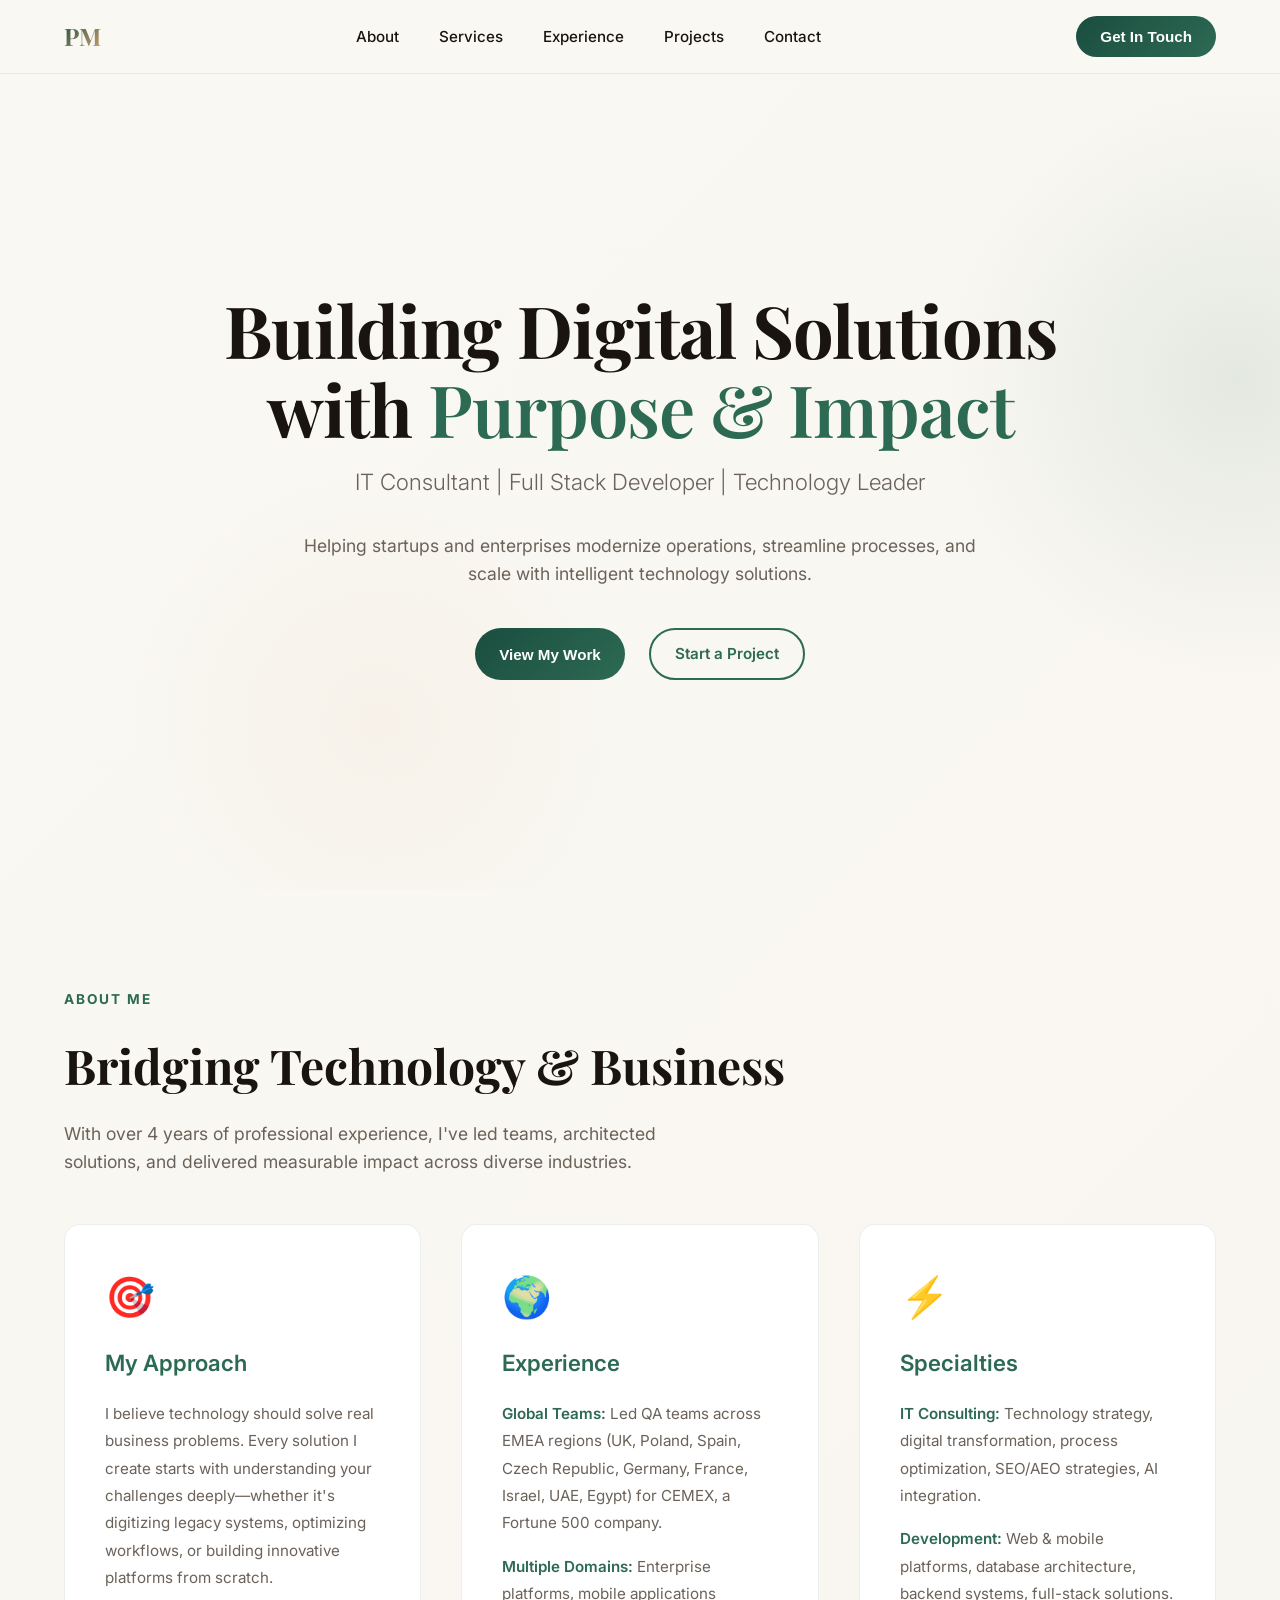
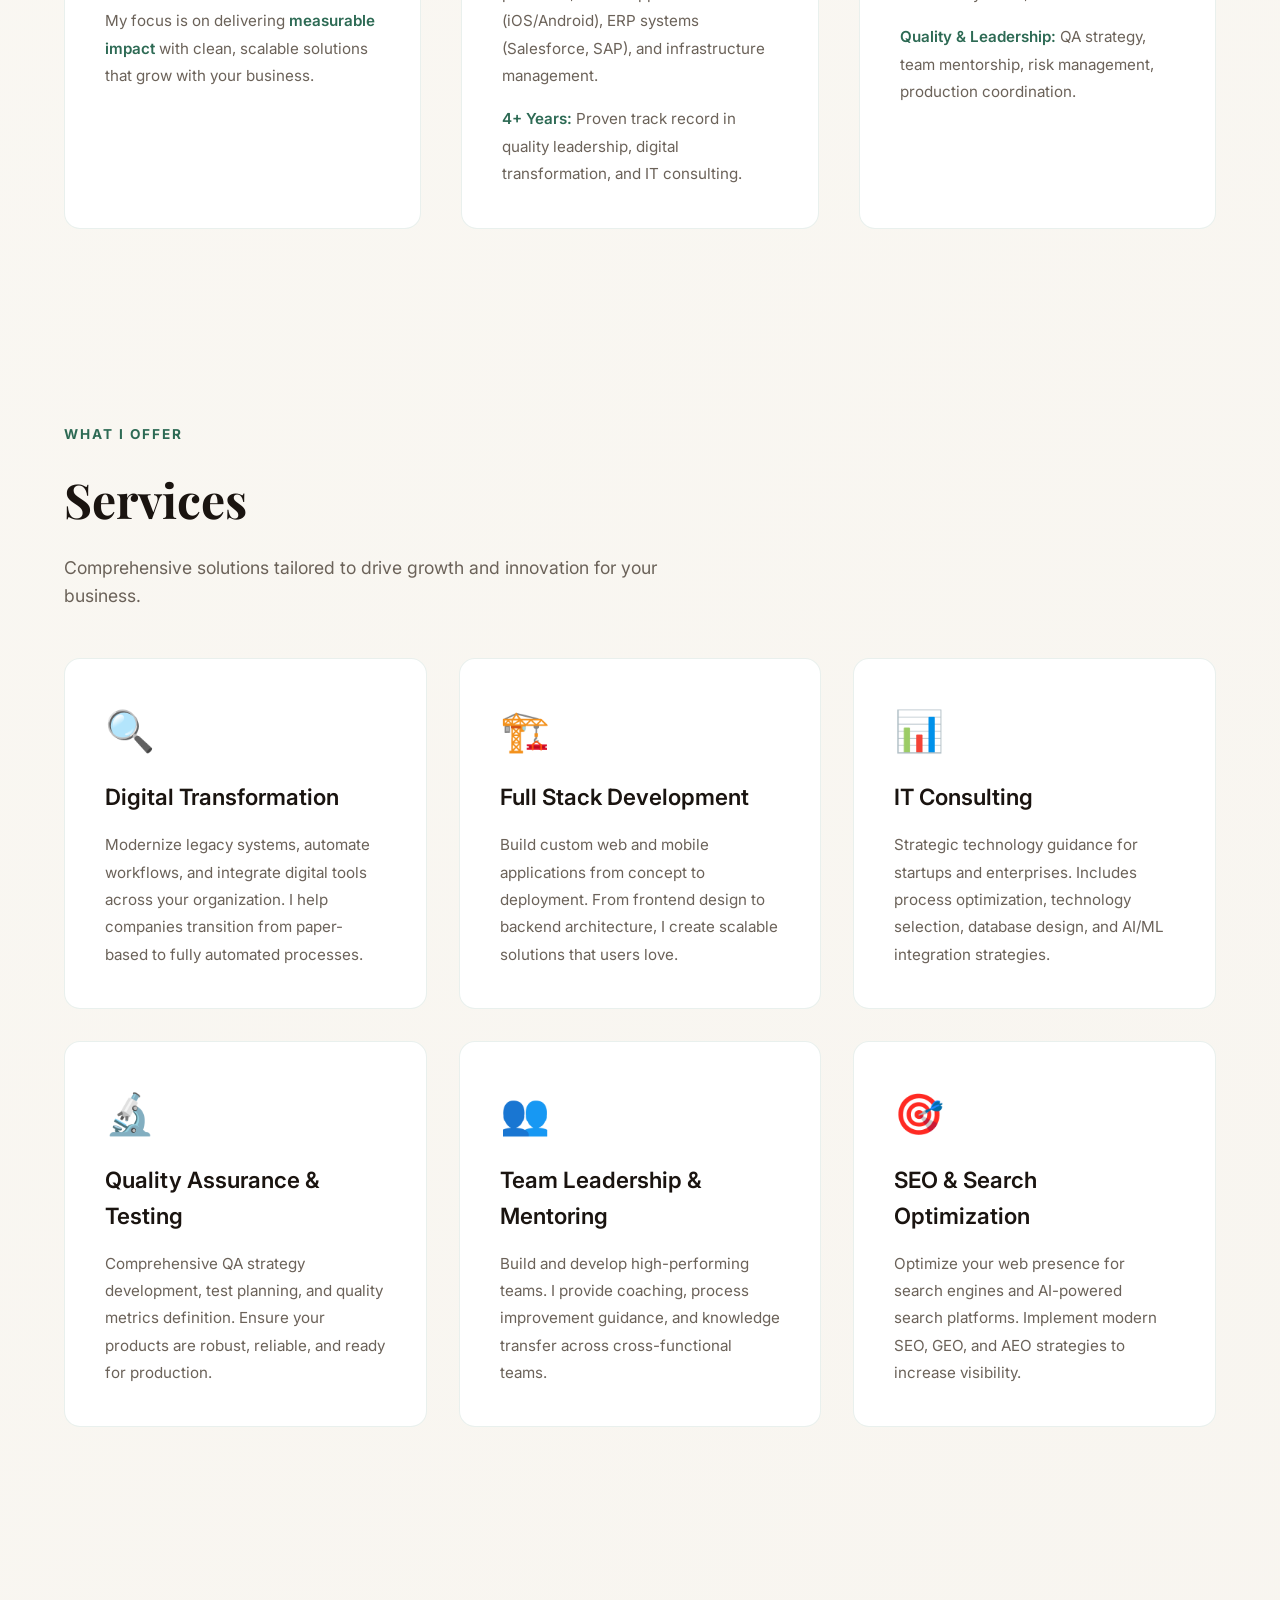
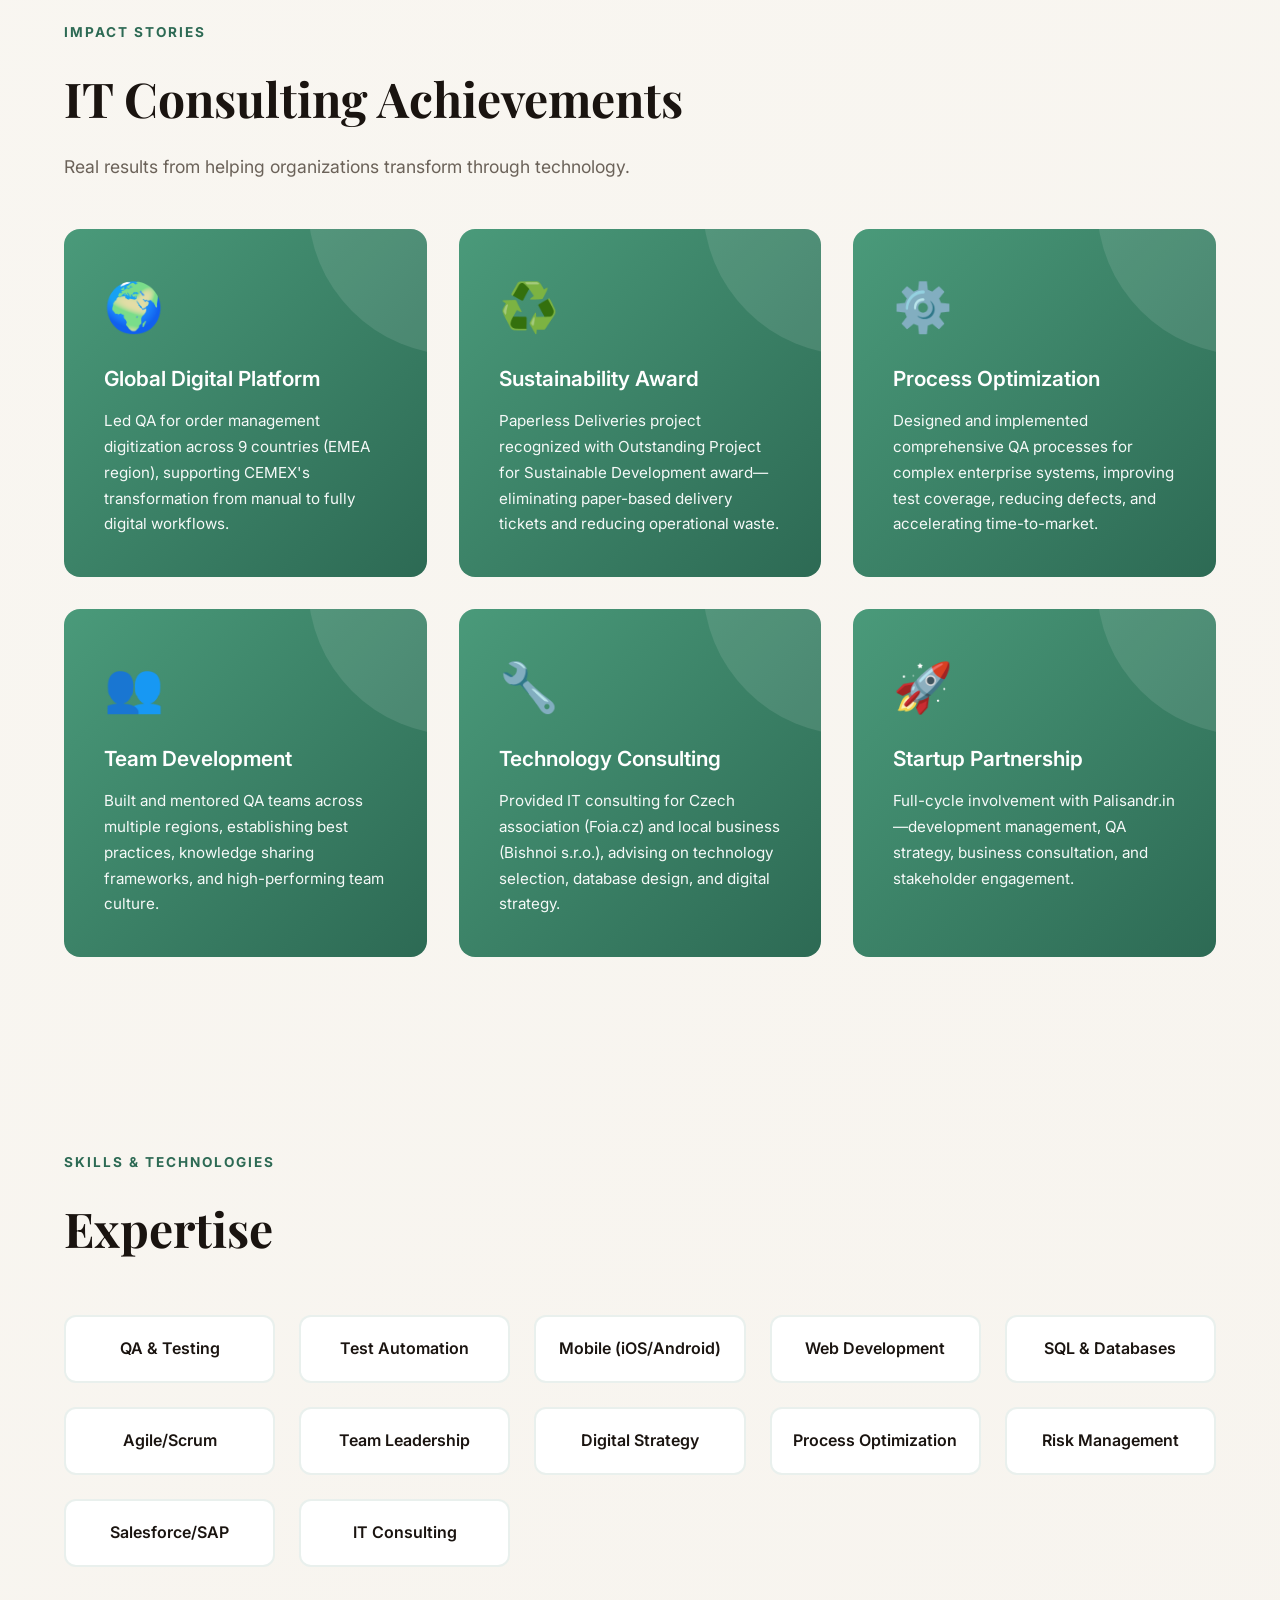
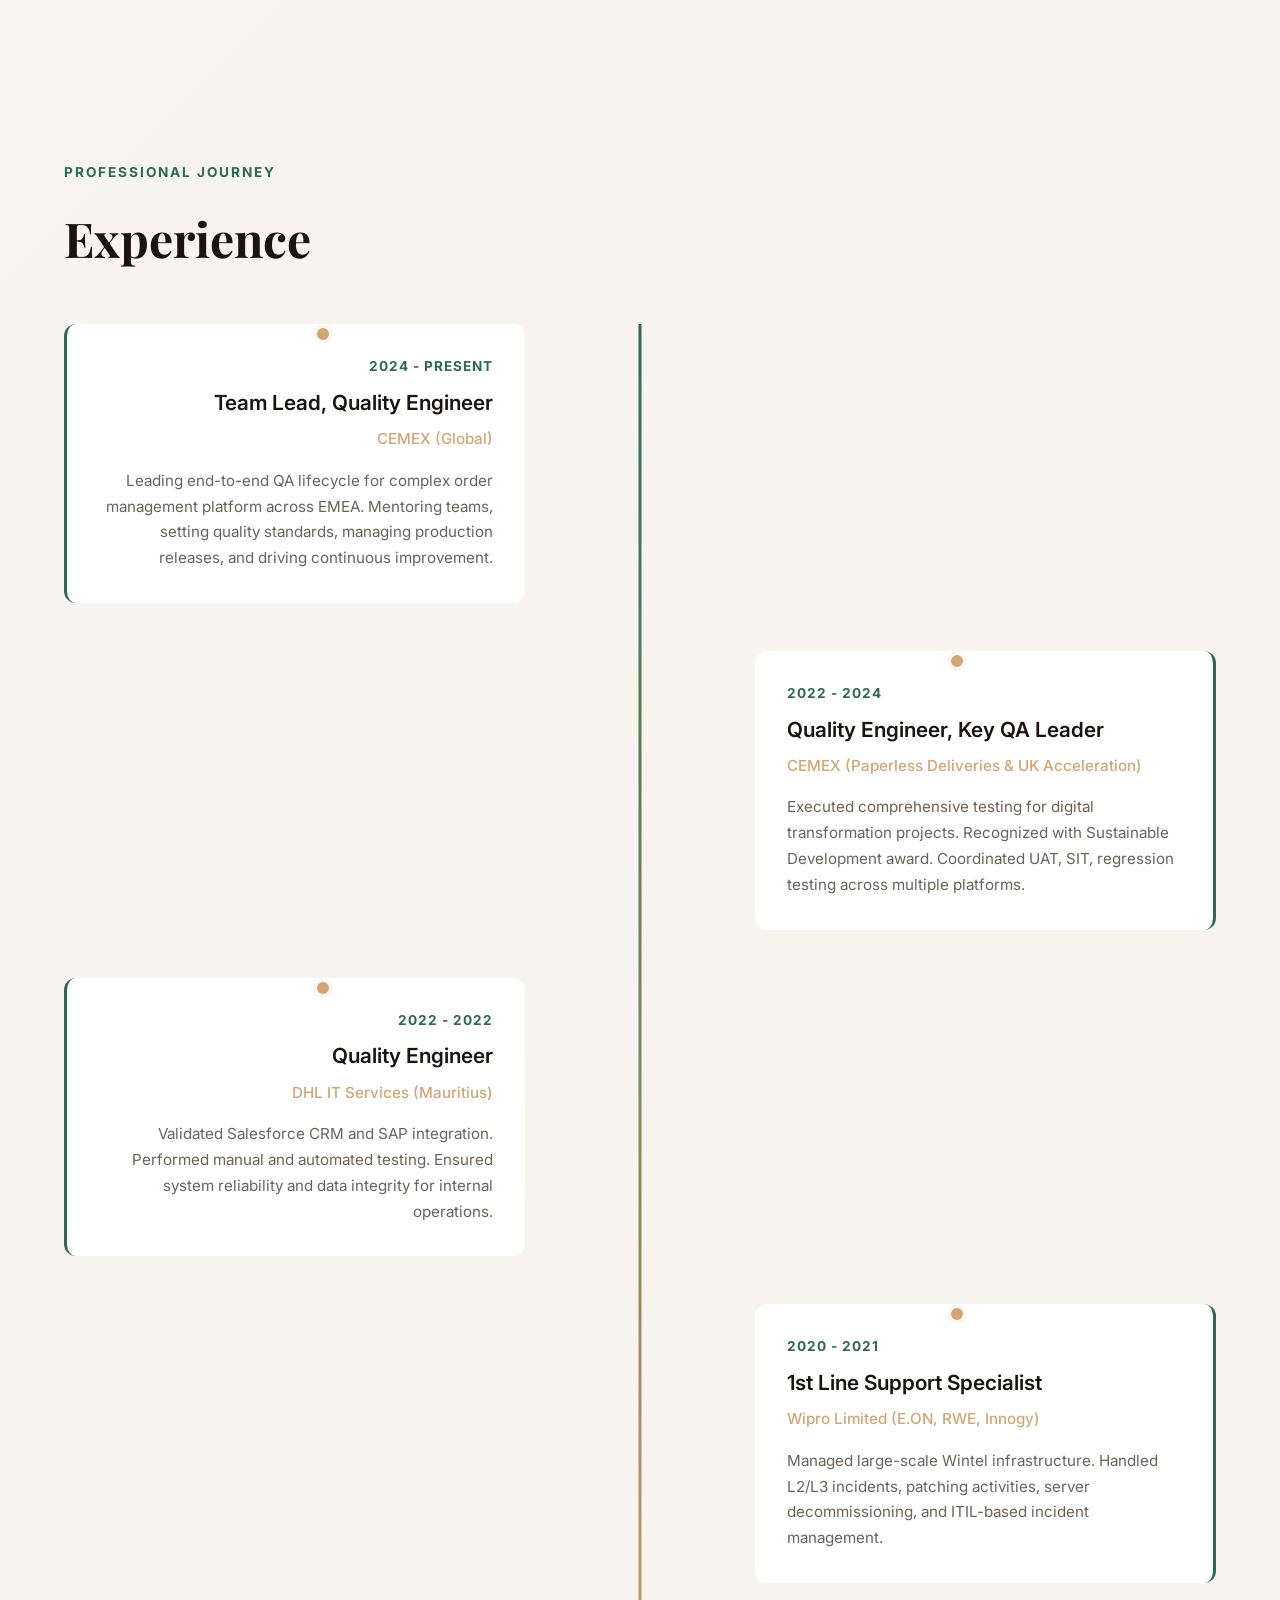
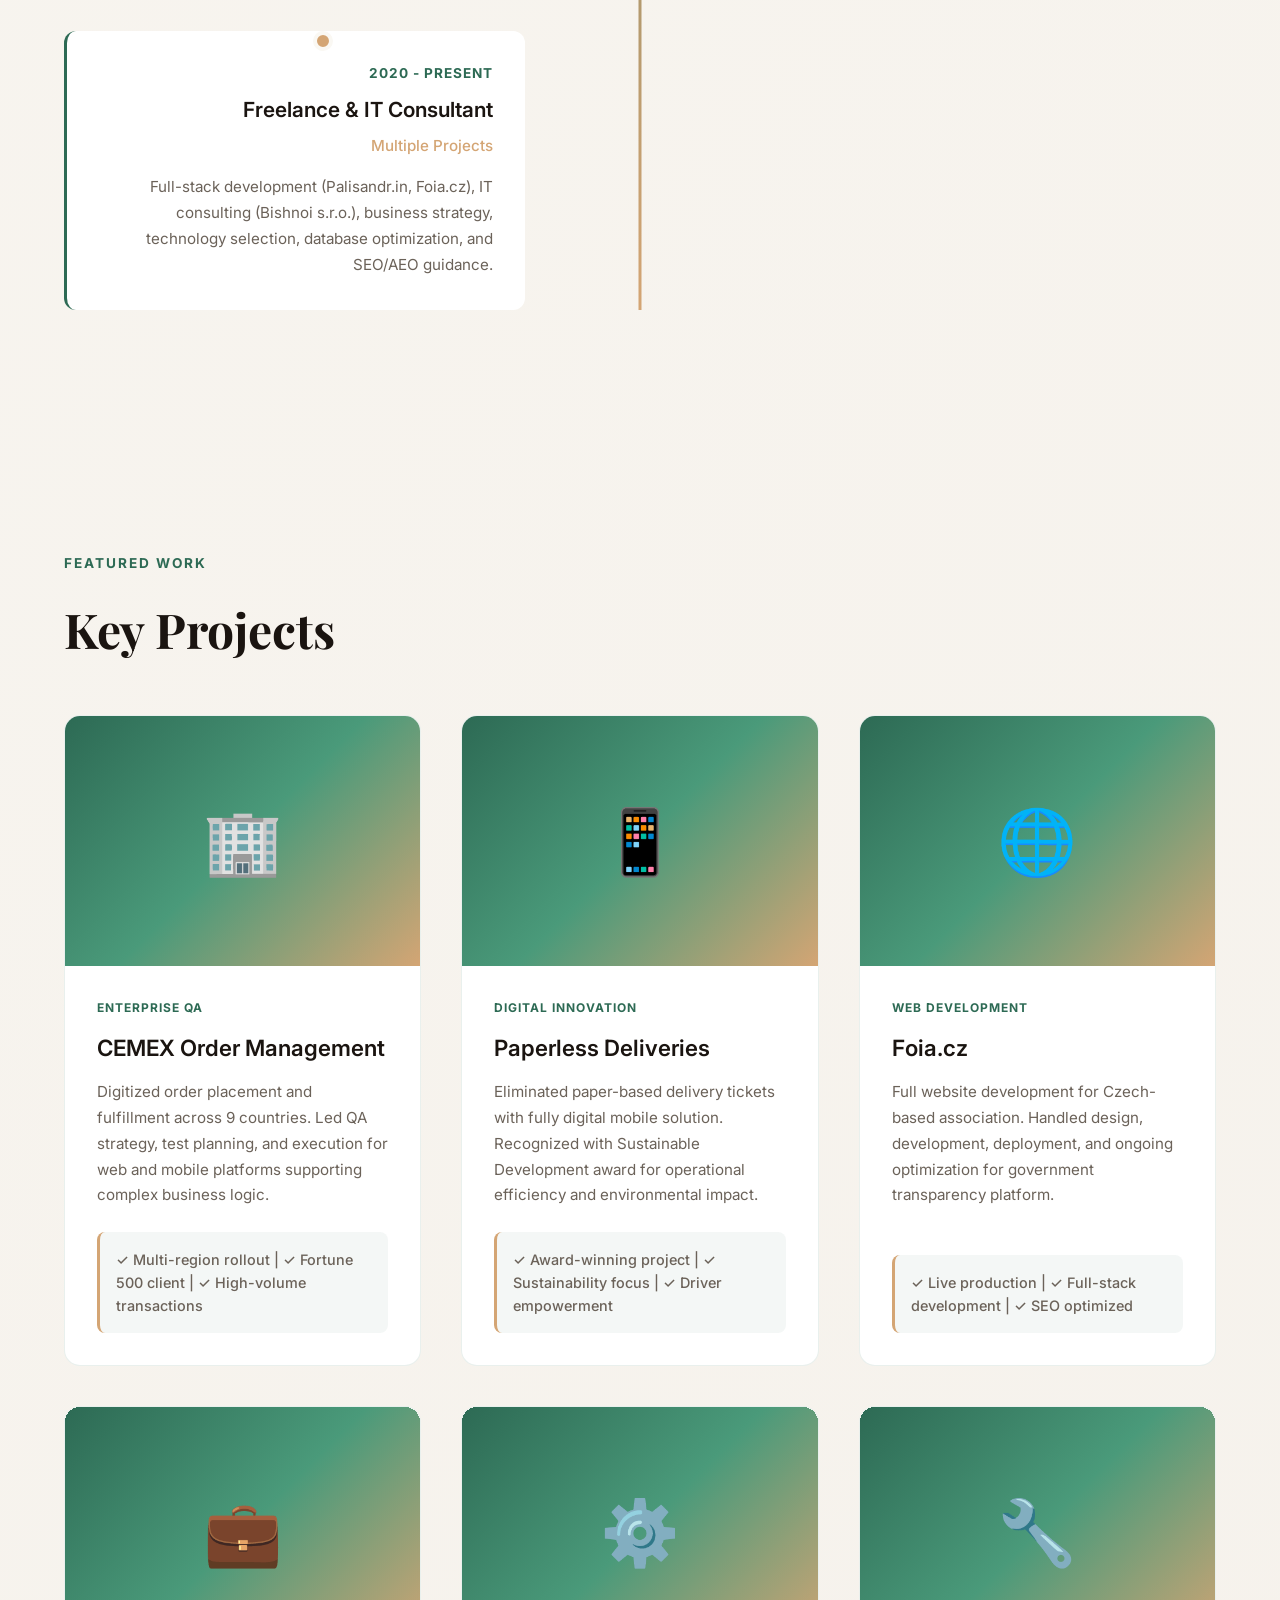
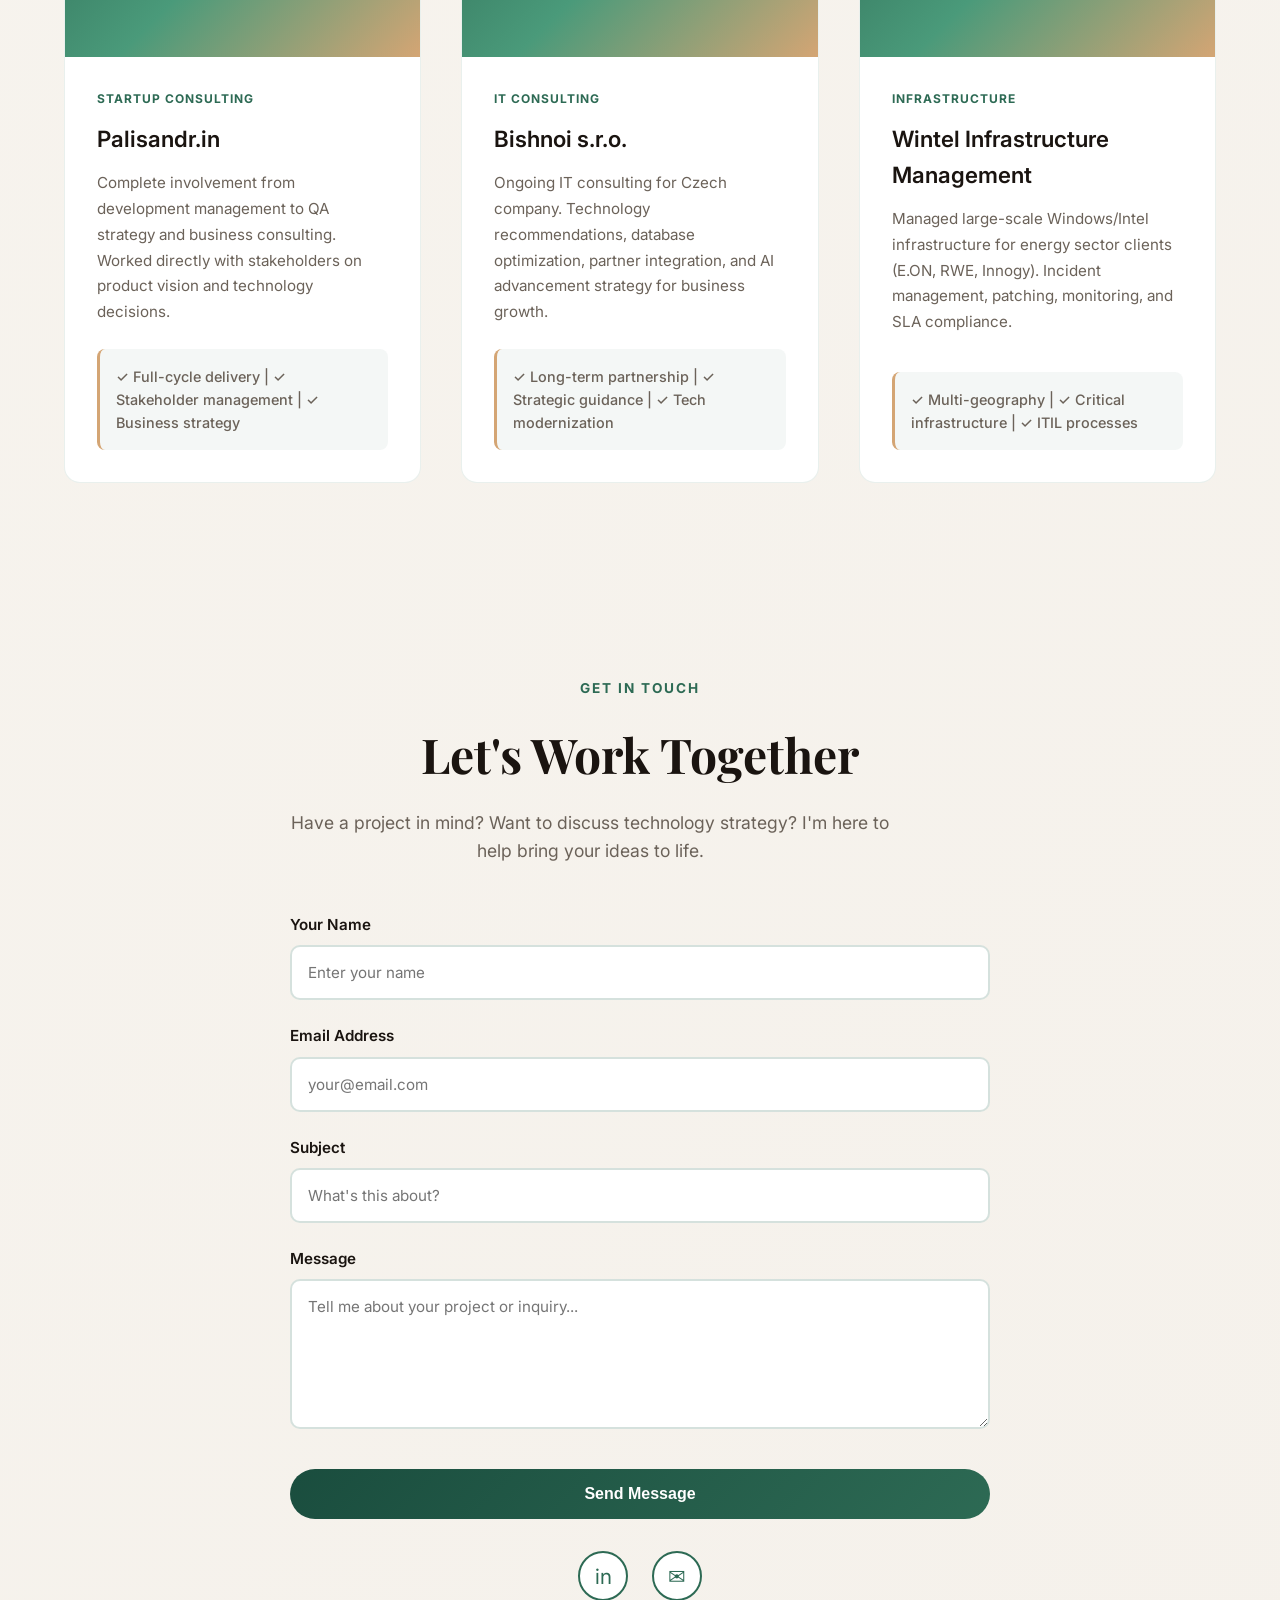
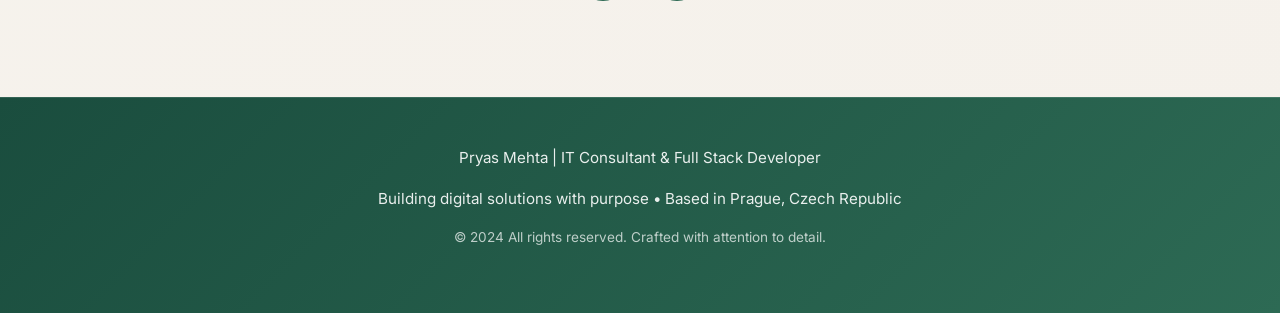
<file: Index.html>
<!DOCTYPE html>
<html lang="en">
<head>
    <meta charset="UTF-8">
    <meta name="viewport" content="width=device-width, initial-scale=1.0">
    <title>Pryas Mehta | IT Consultant & Full Stack Developer</title>
    <link rel="preconnect" href="https://fonts.googleapis.com">
    <link rel="preconnect" href="https://fonts.gstatic.com" crossorigin>
    <link href="https://fonts.googleapis.com/css2?family=Inter:wght@300;400;500;600;700&family=Playfair+Display:wght@600;700&display=swap" rel="stylesheet">
    <style>
        * {
            margin: 0;
            padding: 0;
            box-sizing: border-box;
        }

        body {
            font-family: 'Inter', sans-serif;
            background: linear-gradient(135deg, #faf8f3 0%, #f5f1eb 100%);
            color: #2c2416;
            line-height: 1.6;
            overflow-x: hidden;
        }

        html {
            scroll-behavior: smooth;
        }

        :root {
            --primary-dark: #1a4d3e;
            --primary: #2d6a54;
            --primary-light: #4a9a7a;
            --accent-gold: #d4a574;
            --accent-gold-light: #e8c9a0;
            --text-dark: #1a1410;
            --text-light: #6b6259;
            --bg-light: #faf8f3;
            --bg-card: #ffffff;
        }

        header {
            position: fixed;
            top: 0;
            left: 0;
            right: 0;
            z-index: 1000;
            background: rgba(250, 248, 243, 0.95);
            backdrop-filter: blur(10px);
            padding: 1rem 5%;
            border-bottom: 1px solid rgba(45, 106, 84, 0.1);
        }

        nav {
            display: flex;
            justify-content: space-between;
            align-items: center;
            max-width: 1400px;
            margin: 0 auto;
        }

        .logo {
            font-family: 'Playfair Display', serif;
            font-size: 1.5rem;
            font-weight: 700;
            background: linear-gradient(135deg, #1a4d3e 0%, #d4a574 100%);
            -webkit-background-clip: text;
            -webkit-text-fill-color: transparent;
            background-clip: text;
            cursor: pointer;
            transition: transform 0.3s ease;
        }

        .logo:hover {
            transform: scale(1.05);
        }

        nav ul {
            display: flex;
            list-style: none;
            gap: 2.5rem;
        }

        nav a {
            text-decoration: none;
            color: var(--text-dark);
            font-size: 0.95rem;
            font-weight: 500;
            position: relative;
            transition: color 0.3s ease;
        }

        nav a::after {
            content: '';
            position: absolute;
            bottom: -5px;
            left: 0;
            width: 0;
            height: 2px;
            background: linear-gradient(90deg, var(--primary) 0%, var(--accent-gold) 100%);
            transition: width 0.3s ease;
        }

        nav a:hover {
            color: var(--primary);
        }

        nav a:hover::after {
            width: 100%;
        }

        .cta-button {
            background: linear-gradient(135deg, #1a4d3e 0%, #2d6a54 100%);
            color: white;
            padding: 0.75rem 1.5rem;
            border-radius: 50px;
            text-decoration: none;
            font-weight: 600;
            transition: all 0.3s ease;
            border: none;
            cursor: pointer;
            font-size: 0.95rem;
        }

        .cta-button:hover {
            transform: translateY(-2px);
            box-shadow: 0 10px 30px rgba(45, 106, 84, 0.25);
        }

        .hero {
            margin-top: 80px;
            min-height: 90vh;
            display: flex;
            align-items: center;
            justify-content: center;
            padding: 2rem 5%;
            position: relative;
            overflow: hidden;
        }

        .hero::before {
            content: '';
            position: absolute;
            top: 0;
            right: -20%;
            width: 600px;
            height: 600px;
            background: radial-gradient(circle, rgba(45, 106, 84, 0.1) 0%, transparent 70%);
            border-radius: 50%;
            animation: float 20s ease-in-out infinite;
        }

        .hero::after {
            content: '';
            position: absolute;
            bottom: -10%;
            left: 10%;
            width: 500px;
            height: 500px;
            background: radial-gradient(circle, rgba(212, 165, 116, 0.08) 0%, transparent 70%);
            border-radius: 50%;
            animation: float 25s ease-in-out infinite 2s;
        }

        @keyframes float {
            0%, 100% { transform: translateY(0px); }
            50% { transform: translateY(30px); }
        }

        .hero-content {
            max-width: 900px;
            text-align: center;
            position: relative;
            z-index: 10;
        }

        .hero h1 {
            font-family: 'Playfair Display', serif;
            font-size: 4.5rem;
            font-weight: 700;
            line-height: 1.1;
            margin-bottom: 1rem;
            color: var(--text-dark);
            letter-spacing: -1px;
        }

        .hero .subtitle {
            font-size: 1.4rem;
            color: var(--text-light);
            margin-bottom: 2rem;
            font-weight: 300;
        }

        .hero .highlight {
            color: var(--primary);
            font-weight: 600;
        }

        .hero-buttons {
            display: flex;
            gap: 1.5rem;
            justify-content: center;
            flex-wrap: wrap;
            margin-top: 2.5rem;
        }

        .secondary-button {
            background: transparent;
            color: var(--primary);
            padding: 0.75rem 1.5rem;
            border: 2px solid var(--primary);
            border-radius: 50px;
            text-decoration: none;
            font-weight: 600;
            transition: all 0.3s ease;
            cursor: pointer;
            font-size: 0.95rem;
        }

        .secondary-button:hover {
            background: var(--primary);
            color: white;
            transform: translateY(-2px);
        }

        section {
            padding: 6rem 5%;
            max-width: 1400px;
            margin: 0 auto;
        }

        .section-label {
            display: inline-block;
            font-size: 0.85rem;
            font-weight: 700;
            text-transform: uppercase;
            letter-spacing: 2px;
            color: var(--primary);
            margin-bottom: 1rem;
            opacity: 0;
            animation: fadeInUp 0.8s ease 0.2s forwards;
        }

        .section-title {
            font-family: 'Playfair Display', serif;
            font-size: 3rem;
            font-weight: 700;
            margin-bottom: 1rem;
            color: var(--text-dark);
            opacity: 0;
            animation: fadeInUp 0.8s ease 0.3s forwards;
        }

        .section-description {
            font-size: 1.1rem;
            color: var(--text-light);
            max-width: 600px;
            margin-bottom: 3rem;
            opacity: 0;
            animation: fadeInUp 0.8s ease 0.4s forwards;
        }

        @keyframes fadeInUp {
            from {
                opacity: 0;
                transform: translateY(30px);
            }
            to {
                opacity: 1;
                transform: translateY(0);
            }
        }

        .about-grid {
            display: grid;
            grid-template-columns: repeat(auto-fit, minmax(320px, 1fr));
            gap: 2.5rem;
            margin-top: 3rem;
        }

        .about-card {
            background: var(--bg-card);
            padding: 2.5rem;
            border-radius: 16px;
            border: 1px solid rgba(45, 106, 84, 0.1);
            transition: all 0.4s cubic-bezier(0.23, 1, 0.320, 1);
            cursor: pointer;
            position: relative;
            overflow: hidden;
        }

        .about-card::before {
            content: '';
            position: absolute;
            top: 0;
            left: 0;
            width: 100%;
            height: 4px;
            background: linear-gradient(90deg, var(--primary) 0%, var(--accent-gold) 100%);
            transform: scaleX(0);
            transform-origin: left;
            transition: transform 0.4s cubic-bezier(0.23, 1, 0.320, 1);
        }

        .about-card:hover {
            transform: translateY(-8px);
            box-shadow: 0 20px 50px rgba(45, 106, 84, 0.15);
        }

        .about-card:hover::before {
            transform: scaleX(1);
        }

        .about-card-icon {
            font-size: 2.5rem;
            margin-bottom: 1rem;
            display: block;
        }

        .about-card h3 {
            font-size: 1.4rem;
            color: var(--primary);
            margin-bottom: 1.2rem;
            font-weight: 600;
        }

        .about-card p {
            color: var(--text-light);
            line-height: 1.8;
            font-size: 0.95rem;
        }

        .about-card p + p {
            margin-top: 1rem;
        }

        .about-card strong {
            color: var(--primary);
            font-weight: 600;
        }

        .services-grid {
            display: grid;
            grid-template-columns: repeat(auto-fit, minmax(300px, 1fr));
            gap: 2rem;
            margin-top: 3rem;
        }

        .service-card {
            background: var(--bg-card);
            padding: 2.5rem;
            border-radius: 16px;
            border: 1px solid rgba(45, 106, 84, 0.1);
            transition: all 0.4s ease;
            cursor: pointer;
            position: relative;
            overflow: hidden;
        }

        .service-card::before {
            content: '';
            position: absolute;
            top: 0;
            left: 0;
            right: 0;
            height: 4px;
            background: linear-gradient(90deg, var(--primary) 0%, var(--accent-gold) 100%);
            transform: scaleX(0);
            transform-origin: left;
            transition: transform 0.4s ease;
        }

        .service-card:hover {
            transform: translateY(-10px);
            box-shadow: 0 20px 50px rgba(45, 106, 84, 0.1);
            border-color: var(--primary-light);
        }

        .service-card:hover::before {
            transform: scaleX(1);
        }

        .service-icon {
            font-size: 2.5rem;
            margin-bottom: 1rem;
        }

        .service-card h3 {
            font-size: 1.4rem;
            margin-bottom: 1rem;
            color: var(--text-dark);
            font-weight: 600;
        }

        .service-card p {
            color: var(--text-light);
            line-height: 1.8;
            font-size: 0.95rem;
        }

        .timeline {
            position: relative;
            margin-top: 3rem;
        }

        .timeline::before {
            content: '';
            position: absolute;
            left: 50%;
            transform: translateX(-50%);
            width: 3px;
            height: 100%;
            background: linear-gradient(180deg, var(--primary) 0%, var(--accent-gold) 100%);
            top: 0;
        }

        .timeline-item {
            margin-bottom: 3rem;
            width: 45%;
            opacity: 0;
            animation: fadeInUp 0.8s ease forwards;
        }

        .timeline-item:nth-child(odd) {
            margin-left: 0;
            text-align: right;
            padding-right: 5%;
        }

        .timeline-item:nth-child(even) {
            margin-left: 55%;
            text-align: left;
            padding-left: 5%;
        }

        .timeline-item:nth-child(1) { animation-delay: 0.2s; }
        .timeline-item:nth-child(2) { animation-delay: 0.4s; }
        .timeline-item:nth-child(3) { animation-delay: 0.6s; }
        .timeline-item:nth-child(4) { animation-delay: 0.8s; }

        .timeline-dot {
            position: absolute;
            left: 50%;
            top: 0;
            transform: translateX(-50%);
            width: 20px;
            height: 20px;
            background: var(--accent-gold);
            border: 4px solid var(--bg-light);
            border-radius: 50%;
            z-index: 10;
        }

        .timeline-content {
            background: var(--bg-card);
            padding: 2rem;
            border-radius: 12px;
            border-left: 3px solid var(--primary);
            position: relative;
        }

        .timeline-item:nth-child(even) .timeline-content {
            border-left: none;
            border-right: 3px solid var(--primary);
        }

        .timeline-year {
            font-size: 0.85rem;
            font-weight: 700;
            text-transform: uppercase;
            letter-spacing: 1px;
            color: var(--primary);
            margin-bottom: 0.5rem;
        }

        .timeline-title {
            font-size: 1.3rem;
            font-weight: 600;
            color: var(--text-dark);
            margin-bottom: 0.5rem;
        }

        .timeline-company {
            font-size: 0.95rem;
            color: var(--accent-gold);
            font-weight: 500;
            margin-bottom: 1rem;
        }

        .timeline-description {
            color: var(--text-light);
            font-size: 0.95rem;
            line-height: 1.7;
        }

        .skills-grid {
            display: grid;
            grid-template-columns: repeat(auto-fit, minmax(180px, 1fr));
            gap: 1.5rem;
            margin-top: 3rem;
        }

        .skill-tag {
            background: var(--bg-card);
            padding: 1.2rem;
            border-radius: 12px;
            text-align: center;
            border: 2px solid rgba(45, 106, 84, 0.1);
            transition: all 0.3s ease;
            cursor: pointer;
        }

        .skill-tag:hover {
            background: linear-gradient(135deg, var(--primary-light) 0%, var(--accent-gold) 100%);
            color: white;
            border-color: transparent;
            transform: translateY(-5px);
        }

        .skill-tag:hover .skill-name {
            color: white;
        }

        .skill-name {
            font-weight: 600;
            font-size: 1rem;
            color: var(--text-dark);
            transition: color 0.3s ease;
        }

        .projects-grid {
            display: grid;
            grid-template-columns: repeat(auto-fit, minmax(350px, 1fr));
            gap: 2.5rem;
            margin-top: 3rem;
        }

        .project-card {
            background: var(--bg-card);
            border-radius: 16px;
            overflow: hidden;
            transition: all 0.4s ease;
            cursor: pointer;
            border: 1px solid rgba(45, 106, 84, 0.1);
            display: flex;
            flex-direction: column;
        }

        .project-image {
            width: 100%;
            height: 250px;
            background: linear-gradient(135deg, var(--primary) 0%, var(--primary-light) 50%, var(--accent-gold) 100%);
            display: flex;
            align-items: center;
            justify-content: center;
            font-size: 4rem;
            position: relative;
            overflow: hidden;
        }

        .project-card:hover .project-image {
            transform: scale(1.1);
        }

        .project-content {
            padding: 2rem;
            flex-grow: 1;
            display: flex;
            flex-direction: column;
        }

        .project-tag {
            display: inline-block;
            font-size: 0.75rem;
            font-weight: 700;
            text-transform: uppercase;
            letter-spacing: 1px;
            color: var(--primary);
            margin-bottom: 0.8rem;
            width: fit-content;
        }

        .project-title {
            font-size: 1.4rem;
            font-weight: 600;
            color: var(--text-dark);
            margin-bottom: 0.8rem;
        }

        .project-description {
            color: var(--text-light);
            font-size: 0.95rem;
            line-height: 1.7;
            flex-grow: 1;
            margin-bottom: 1.5rem;
        }

        .project-impact {
            background: rgba(45, 106, 84, 0.05);
            padding: 1rem;
            border-radius: 8px;
            border-left: 3px solid var(--accent-gold);
            font-size: 0.9rem;
            color: var(--text-light);
            font-weight: 500;
        }

        .project-card:hover {
            transform: translateY(-15px);
            box-shadow: 0 25px 60px rgba(45, 106, 84, 0.12);
        }

        .impact-highlights {
            display: grid;
            grid-template-columns: repeat(auto-fit, minmax(280px, 1fr));
            gap: 2rem;
            margin-top: 3rem;
        }

        .impact-card {
            background: linear-gradient(135deg, var(--primary-light) 0%, var(--primary) 100%);
            color: white;
            padding: 2.5rem;
            border-radius: 16px;
            transition: all 0.4s ease;
            position: relative;
            overflow: hidden;
        }

        .impact-card::before {
            content: '';
            position: absolute;
            top: -50%;
            right: -50%;
            width: 300px;
            height: 300px;
            background: rgba(255, 255, 255, 0.1);
            border-radius: 50%;
        }

        .impact-card:hover {
            transform: translateY(-10px);
            box-shadow: 0 25px 60px rgba(45, 106, 84, 0.25);
        }

        .impact-icon {
            font-size: 3rem;
            margin-bottom: 1rem;
        }

        .impact-title {
            font-size: 1.3rem;
            font-weight: 600;
            margin-bottom: 0.8rem;
            position: relative;
            z-index: 1;
        }

        .impact-description {
            font-size: 0.95rem;
            line-height: 1.7;
            opacity: 0.95;
            position: relative;
            z-index: 1;
        }

        .contact-container {
            max-width: 700px;
            margin: 0 auto;
            text-align: center;
        }

        .contact-form {
            margin-top: 3rem;
            display: flex;
            flex-direction: column;
            gap: 1.5rem;
        }

        .form-group {
            display: flex;
            flex-direction: column;
            text-align: left;
        }

        .form-group label {
            font-weight: 600;
            margin-bottom: 0.5rem;
            color: var(--text-dark);
            font-size: 0.95rem;
        }

        .form-group input,
        .form-group textarea {
            padding: 1rem;
            border: 2px solid rgba(45, 106, 84, 0.2);
            border-radius: 10px;
            font-family: 'Inter', sans-serif;
            font-size: 0.95rem;
            transition: all 0.3s ease;
            background: var(--bg-card);
            color: var(--text-dark);
        }

        .form-group input:focus,
        .form-group textarea:focus {
            outline: none;
            border-color: var(--primary);
            box-shadow: 0 0 0 3px rgba(45, 106, 84, 0.1);
        }

        .form-group textarea {
            resize: vertical;
            min-height: 150px;
        }

        .form-submit {
            background: linear-gradient(135deg, #1a4d3e 0%, #2d6a54 100%);
            color: white;
            padding: 1rem 2rem;
            border: none;
            border-radius: 50px;
            font-size: 1rem;
            font-weight: 600;
            cursor: pointer;
            transition: all 0.3s ease;
            margin-top: 1rem;
        }

        .form-submit:hover {
            transform: translateY(-3px);
            box-shadow: 0 15px 40px rgba(45, 106, 84, 0.25);
        }

        .social-links {
            display: flex;
            gap: 1.5rem;
            justify-content: center;
            margin-top: 2rem;
        }

        .social-link {
            width: 50px;
            height: 50px;
            border-radius: 50%;
            background: var(--bg-card);
            border: 2px solid var(--primary);
            display: flex;
            align-items: center;
            justify-content: center;
            color: var(--primary);
            text-decoration: none;
            font-size: 1.3rem;
            transition: all 0.3s ease;
        }

        .social-link:hover {
            background: var(--primary);
            color: white;
            transform: translateY(-5px);
        }

        footer {
            background: linear-gradient(135deg, var(--primary-dark) 0%, var(--primary) 100%);
            color: white;
            padding: 3rem 5%;
            text-align: center;
            border-top: 1px solid rgba(255, 255, 255, 0.1);
        }

        .footer-content {
            max-width: 1400px;
            margin: 0 auto;
        }

        .footer-text {
            font-size: 0.95rem;
            margin-bottom: 1rem;
            opacity: 0.9;
        }

        @media (max-width: 768px) {
            nav ul {
                gap: 1.5rem;
            }

            .hero h1 {
                font-size: 2.5rem;
            }

            .hero .subtitle {
                font-size: 1.1rem;
            }

            .section-title {
                font-size: 2rem;
            }

            .about-grid {
                grid-template-columns: 1fr;
                gap: 2rem;
            }

            .timeline::before {
                display: none;
            }

            .timeline-item {
                width: 100%;
                margin-left: 0 !important;
                padding-left: 0 !important;
                padding-right: 0 !important;
                text-align: left !important;
            }

            .timeline-content {
                border-left: 3px solid var(--primary);
                border-right: none;
            }

            .timeline-dot {
                left: 0;
                transform: translateX(-45px);
            }

            .services-grid {
                grid-template-columns: 1fr;
            }

            .projects-grid {
                grid-template-columns: 1fr;
            }

            .impact-highlights {
                grid-template-columns: 1fr;
            }

            .hero-buttons {
                flex-direction: column;
            }

            .cta-button,
            .secondary-button {
                width: 100%;
                text-align: center;
            }

            header {
                padding: 0.8rem 4%;
            }

            nav ul {
                display: none;
            }

            section {
                padding: 4rem 4%;
            }
        }

        .fade-in-scroll {
            opacity: 0;
            transform: translateY(30px);
        }

        .fade-in-scroll.visible {
            animation: fadeInUp 0.8s ease forwards;
        }
    </style>
</head>
<body>
    <header>
        <nav>
            <div class="logo">PM</div>
            <ul>
                <li><a href="#about">About</a></li>
                <li><a href="#services">Services</a></li>
                <li><a href="#experience">Experience</a></li>
                <li><a href="#projects">Projects</a></li>
                <li><a href="#contact">Contact</a></li>
            </ul>
            <button class="cta-button" onclick="document.getElementById('contact').scrollIntoView()">Get In Touch</button>
        </nav>
    </header>

    <section class="hero">
        <div class="hero-content">
            <h1>Building Digital Solutions with <span class="highlight">Purpose & Impact</span></h1>
            <p class="subtitle">IT Consultant | Full Stack Developer | Technology Leader</p>
            <p style="color: var(--text-light); font-size: 1.1rem; max-width: 700px; margin: 1.5rem auto;">
                Helping startups and enterprises modernize operations, streamline processes, and scale with intelligent technology solutions.
            </p>
            <div class="hero-buttons">
                <button class="cta-button" onclick="document.getElementById('projects').scrollIntoView()">View My Work</button>
                <a href="#contact" class="secondary-button">Start a Project</a>
            </div>
        </div>
    </section>

    <section id="about" class="fade-in-scroll">
        <span class="section-label">About Me</span>
        <h2 class="section-title">Bridging Technology & Business</h2>
        <p class="section-description">With over 4 years of professional experience, I've led teams, architected solutions, and delivered measurable impact across diverse industries.</p>
        
        <div class="about-grid">
            <div class="about-card">
                <span class="about-card-icon">🎯</span>
                <h3>My Approach</h3>
                <p>I believe technology should solve real business problems. Every solution I create starts with understanding your challenges deeply—whether it's digitizing legacy systems, optimizing workflows, or building innovative platforms from scratch.</p>
                <p>My focus is on delivering <strong>measurable impact</strong> with clean, scalable solutions that grow with your business.</p>
            </div>

            <div class="about-card">
                <span class="about-card-icon">🌍</span>
                <h3>Experience</h3>
                <p><strong>Global Teams:</strong> Led QA teams across EMEA regions (UK, Poland, Spain, Czech Republic, Germany, France, Israel, UAE, Egypt) for CEMEX, a Fortune 500 company.</p>
                <p><strong>Multiple Domains:</strong> Enterprise platforms, mobile applications (iOS/Android), ERP systems (Salesforce, SAP), and infrastructure management.</p>
                <p><strong>4+ Years:</strong> Proven track record in quality leadership, digital transformation, and IT consulting.</p>
            </div>

            <div class="about-card">
                <span class="about-card-icon">⚡</span>
                <h3>Specialties</h3>
                <p><strong>IT Consulting:</strong> Technology strategy, digital transformation, process optimization, SEO/AEO strategies, AI integration.</p>
                <p><strong>Development:</strong> Web & mobile platforms, database architecture, backend systems, full-stack solutions.</p>
                <p><strong>Quality & Leadership:</strong> QA strategy, team mentorship, risk management, production coordination.</p>
            </div>
        </div>
    </section>

    <section id="services">
        <span class="section-label">What I Offer</span>
        <h2 class="section-title">Services</h2>
        <p class="section-description">Comprehensive solutions tailored to drive growth and innovation for your business.</p>
        
        <div class="services-grid">
            <div class="service-card">
                <div class="service-icon">🔍</div>
                <h3>Digital Transformation</h3>
                <p>Modernize legacy systems, automate workflows, and integrate digital tools across your organization. I help companies transition from paper-based to fully automated processes.</p>
            </div>

            <div class="service-card">
                <div class="service-icon">🏗️</div>
                <h3>Full Stack Development</h3>
                <p>Build custom web and mobile applications from concept to deployment. From frontend design to backend architecture, I create scalable solutions that users love.</p>
            </div>

            <div class="service-card">
                <div class="service-icon">📊</div>
                <h3>IT Consulting</h3>
                <p>Strategic technology guidance for startups and enterprises. Includes process optimization, technology selection, database design, and AI/ML integration strategies.</p>
            </div>

            <div class="service-card">
                <div class="service-icon">🔬</div>
                <h3>Quality Assurance & Testing</h3>
                <p>Comprehensive QA strategy development, test planning, and quality metrics definition. Ensure your products are robust, reliable, and ready for production.</p>
            </div>

            <div class="service-card">
                <div class="service-icon">👥</div>
                <h3>Team Leadership & Mentoring</h3>
                <p>Build and develop high-performing teams. I provide coaching, process improvement guidance, and knowledge transfer across cross-functional teams.</p>
            </div>

            <div class="service-card">
                <div class="service-icon">🎯</div>
                <h3>SEO & Search Optimization</h3>
                <p>Optimize your web presence for search engines and AI-powered search platforms. Implement modern SEO, GEO, and AEO strategies to increase visibility.</p>
            </div>
        </div>
    </section>

    <section>
        <span class="section-label">Impact Stories</span>
        <h2 class="section-title">IT Consulting Achievements</h2>
        <p class="section-description">Real results from helping organizations transform through technology.</p>
        
        <div class="impact-highlights">
            <div class="impact-card">
                <div class="impact-icon">🌍</div>
                <div class="impact-title">Global Digital Platform</div>
                <div class="impact-description">Led QA for order management digitization across 9 countries (EMEA region), supporting CEMEX's transformation from manual to fully digital workflows.</div>
            </div>

            <div class="impact-card">
                <div class="impact-icon">♻️</div>
                <div class="impact-title">Sustainability Award</div>
                <div class="impact-description">Paperless Deliveries project recognized with Outstanding Project for Sustainable Development award—eliminating paper-based delivery tickets and reducing operational waste.</div>
            </div>

            <div class="impact-card">
                <div class="impact-icon">⚙️</div>
                <div class="impact-title">Process Optimization</div>
                <div class="impact-description">Designed and implemented comprehensive QA processes for complex enterprise systems, improving test coverage, reducing defects, and accelerating time-to-market.</div>
            </div>

            <div class="impact-card">
                <div class="impact-icon">👥</div>
                <div class="impact-title">Team Development</div>
                <div class="impact-description">Built and mentored QA teams across multiple regions, establishing best practices, knowledge sharing frameworks, and high-performing team culture.</div>
            </div>

            <div class="impact-card">
                <div class="impact-icon">🔧</div>
                <div class="impact-title">Technology Consulting</div>
                <div class="impact-description">Provided IT consulting for Czech association (Foia.cz) and local business (Bishnoi s.r.o.), advising on technology selection, database design, and digital strategy.</div>
            </div>

            <div class="impact-card">
                <div class="impact-icon">🚀</div>
                <div class="impact-title">Startup Partnership</div>
                <div class="impact-description">Full-cycle involvement with Palisandr.in—development management, QA strategy, business consultation, and stakeholder engagement.</div>
            </div>
        </div>
    </section>

    <section>
        <span class="section-label">Skills & Technologies</span>
        <h2 class="section-title">Expertise</h2>
        
        <div class="skills-grid">
            <div class="skill-tag">
                <div class="skill-name">QA & Testing</div>
            </div>
            <div class="skill-tag">
                <div class="skill-name">Test Automation</div>
            </div>
            <div class="skill-tag">
                <div class="skill-name">Mobile (iOS/Android)</div>
            </div>
            <div class="skill-tag">
                <div class="skill-name">Web Development</div>
            </div>
            <div class="skill-tag">
                <div class="skill-name">SQL & Databases</div>
            </div>
            <div class="skill-tag">
                <div class="skill-name">Agile/Scrum</div>
            </div>
            <div class="skill-tag">
                <div class="skill-name">Team Leadership</div>
            </div>
            <div class="skill-tag">
                <div class="skill-name">Digital Strategy</div>
            </div>
            <div class="skill-tag">
                <div class="skill-name">Process Optimization</div>
            </div>
            <div class="skill-tag">
                <div class="skill-name">Risk Management</div>
            </div>
            <div class="skill-tag">
                <div class="skill-name">Salesforce/SAP</div>
            </div>
            <div class="skill-tag">
                <div class="skill-name">IT Consulting</div>
            </div>
        </div>
    </section>

    <section id="experience">
        <span class="section-label">Professional Journey</span>
        <h2 class="section-title">Experience</h2>
        
        <div class="timeline">
            <div class="timeline-item">
                <div class="timeline-dot"></div>
                <div class="timeline-content">
                    <div class="timeline-year">2024 - Present</div>
                    <div class="timeline-title">Team Lead, Quality Engineer</div>
                    <div class="timeline-company">CEMEX (Global)</div>
                    <div class="timeline-description">Leading end-to-end QA lifecycle for complex order management platform across EMEA. Mentoring teams, setting quality standards, managing production releases, and driving continuous improvement.</div>
                </div>
            </div>

            <div class="timeline-item">
                <div class="timeline-dot"></div>
                <div class="timeline-content">
                    <div class="timeline-year">2022 - 2024</div>
                    <div class="timeline-title">Quality Engineer, Key QA Leader</div>
                    <div class="timeline-company">CEMEX (Paperless Deliveries & UK Acceleration)</div>
                    <div class="timeline-description">Executed comprehensive testing for digital transformation projects. Recognized with Sustainable Development award. Coordinated UAT, SIT, regression testing across multiple platforms.</div>
                </div>
            </div>

            <div class="timeline-item">
                <div class="timeline-dot"></div>
                <div class="timeline-content">
                    <div class="timeline-year">2022 - 2022</div>
                    <div class="timeline-title">Quality Engineer</div>
                    <div class="timeline-company">DHL IT Services (Mauritius)</div>
                    <div class="timeline-description">Validated Salesforce CRM and SAP integration. Performed manual and automated testing. Ensured system reliability and data integrity for internal operations.</div>
                </div>
            </div>

            <div class="timeline-item">
                <div class="timeline-dot"></div>
                <div class="timeline-content">
                    <div class="timeline-year">2020 - 2021</div>
                    <div class="timeline-title">1st Line Support Specialist</div>
                    <div class="timeline-company">Wipro Limited (E.ON, RWE, Innogy)</div>
                    <div class="timeline-description">Managed large-scale Wintel infrastructure. Handled L2/L3 incidents, patching activities, server decommissioning, and ITIL-based incident management.</div>
                </div>
            </div>

            <div class="timeline-item">
                <div class="timeline-dot"></div>
                <div class="timeline-content">
                    <div class="timeline-year">2020 - Present</div>
                    <div class="timeline-title">Freelance & IT Consultant</div>
                    <div class="timeline-company">Multiple Projects</div>
                    <div class="timeline-description">Full-stack development (Palisandr.in, Foia.cz), IT consulting (Bishnoi s.r.o.), business strategy, technology selection, database optimization, and SEO/AEO guidance.</div>
                </div>
            </div>
        </div>
    </section>

    <section id="projects">
        <span class="section-label">Featured Work</span>
        <h2 class="section-title">Key Projects</h2>
        
        <div class="projects-grid">
            <div class="project-card">
                <div class="project-image">🏢</div>
                <div class="project-content">
                    <span class="project-tag">Enterprise QA</span>
                    <h3 class="project-title">CEMEX Order Management</h3>
                    <p class="project-description">Digitized order placement and fulfillment across 9 countries. Led QA strategy, test planning, and execution for web and mobile platforms supporting complex business logic.</p>
                    <div class="project-impact">✓ Multi-region rollout | ✓ Fortune 500 client | ✓ High-volume transactions</div>
                </div>
            </div>

            <div class="project-card">
                <div class="project-image">📱</div>
                <div class="project-content">
                    <span class="project-tag">Digital Innovation</span>
                    <h3 class="project-title">Paperless Deliveries</h3>
                    <p class="project-description">Eliminated paper-based delivery tickets with fully digital mobile solution. Recognized with Sustainable Development award for operational efficiency and environmental impact.</p>
                    <div class="project-impact">✓ Award-winning project | ✓ Sustainability focus | ✓ Driver empowerment</div>
                </div>
            </div>

            <div class="project-card">
                <div class="project-image">🌐</div>
                <div class="project-content">
                    <span class="project-tag">Web Development</span>
                    <h3 class="project-title">Foia.cz</h3>
                    <p class="project-description">Full website development for Czech-based association. Handled design, development, deployment, and ongoing optimization for government transparency platform.</p>
                    <div class="project-impact">✓ Live production | ✓ Full-stack development | ✓ SEO optimized</div>
                </div>
            </div>

            <div class="project-card">
                <div class="project-image">💼</div>
                <div class="project-content">
                    <span class="project-tag">Startup Consulting</span>
                    <h3 class="project-title">Palisandr.in</h3>
                    <p class="project-description">Complete involvement from development management to QA strategy and business consulting. Worked directly with stakeholders on product vision and technology decisions.</p>
                    <div class="project-impact">✓ Full-cycle delivery | ✓ Stakeholder management | ✓ Business strategy</div>
                </div>
            </div>

            <div class="project-card">
                <div class="project-image">⚙️</div>
                <div class="project-content">
                    <span class="project-tag">IT Consulting</span>
                    <h3 class="project-title">Bishnoi s.r.o.</h3>
                    <p class="project-description">Ongoing IT consulting for Czech company. Technology recommendations, database optimization, partner integration, and AI advancement strategy for business growth.</p>
                    <div class="project-impact">✓ Long-term partnership | ✓ Strategic guidance | ✓ Tech modernization</div>
                </div>
            </div>

            <div class="project-card">
                <div class="project-image">🔧</div>
                <div class="project-content">
                    <span class="project-tag">Infrastructure</span>
                    <h3 class="project-title">Wintel Infrastructure Management</h3>
                    <p class="project-description">Managed large-scale Windows/Intel infrastructure for energy sector clients (E.ON, RWE, Innogy). Incident management, patching, monitoring, and SLA compliance.</p>
                    <div class="project-impact">✓ Multi-geography | ✓ Critical infrastructure | ✓ ITIL processes</div>
                </div>
            </div>
        </div>
    </section>

    <section id="contact">
        <div class="contact-container">
            <span class="section-label">Get In Touch</span>
            <h2 class="section-title">Let's Work Together</h2>
            <p class="section-description">Have a project in mind? Want to discuss technology strategy? I'm here to help bring your ideas to life.</p>
            
            <div class="contact-form">
                <div class="form-group">
                    <label for="name">Your Name</label>
                    <input type="text" id="name" placeholder="Enter your name" required>
                </div>
                <div class="form-group">
                    <label for="email">Email Address</label>
                    <input type="email" id="email" placeholder="your@email.com" required>
                </div>
                <div class="form-group">
                    <label for="subject">Subject</label>
                    <input type="text" id="subject" placeholder="What's this about?" required>
                </div>
                <div class="form-group">
                    <label for="message">Message</label>
                    <textarea id="message" placeholder="Tell me about your project or inquiry..." required></textarea>
                </div>
                <button class="form-submit" onclick="handleFormSubmit()">Send Message</button>
            </div>

            <div class="social-links">
                <a href="https://linkedin.com/in/ing-pryas-mehta-8537b9163/" class="social-link" target="_blank" title="LinkedIn">in</a>
                <a href="mailto:pryasmehta21@gmail.com" class="social-link" title="Email">✉</a>
            </div>
        </div>
    </section>

    <footer>
        <div class="footer-content">
            <p class="footer-text">Pryas Mehta | IT Consultant & Full Stack Developer</p>
            <p class="footer-text">Building digital solutions with purpose • Based in Prague, Czech Republic</p>
            <p class="footer-text" style="font-size: 0.85rem; opacity: 0.7;">© 2024 All rights reserved. Crafted with attention to detail.</p>
        </div>
    </footer>

    <script>
        document.querySelectorAll('a[href^="#"]').forEach(anchor => {
            anchor.addEventListener('click', function (e) {
                e.preventDefault();
                const target = document.querySelector(this.getAttribute('href'));
                if (target) {
                    target.scrollIntoView({ behavior: 'smooth', block: 'start' });
                }
            });
        });

        const observerOptions = {
            threshold: 0.1,
            rootMargin: '0px 0px -100px 0px'
        };

        const observer = new IntersectionObserver(function(entries) {
            entries.forEach(entry => {
                if (entry.isIntersecting) {
                    entry.target.classList.add('visible');
                    observer.unobserve(entry.target);
                }
            });
        }, observerOptions);

        document.querySelectorAll('.fade-in-scroll').forEach(element => {
            observer.observe(element);
        });

        function handleFormSubmit() {
            const name = document.getElementById('name').value;
            const email = document.getElementById('email').value;
            const subject = document.getElementById('subject').value;
            const message = document.getElementById('message').value;

            if (!name || !email || !subject || !message) {
                alert('Please fill in all fields');
                return;
            }

            const mailtoLink = `mailto:pryasmehta21@.com?subject=${encodeURIComponent('New Contact: ' + subject)}&body=${encodeURIComponent(`From: ${name}\nEmail: ${email}\n\n${message}`)}`;
            window.location.href = mailtoLink;

            document.getElementById('name').value = '';
            document.getElementById('email').value = '';
            document.getElementById('subject').value = '';
            document.getElementById('message').value = '';
        }

        const serviceCards = document.querySelectorAll('.service-card');
        serviceCards.forEach((card, index) => {
            card.style.animationDelay = (index * 0.1) + 's';
        });

        document.addEventListener('DOMContentLoaded', function() {
            // Portfolio loaded
        });
    </script>
</body>
</html>
</file>
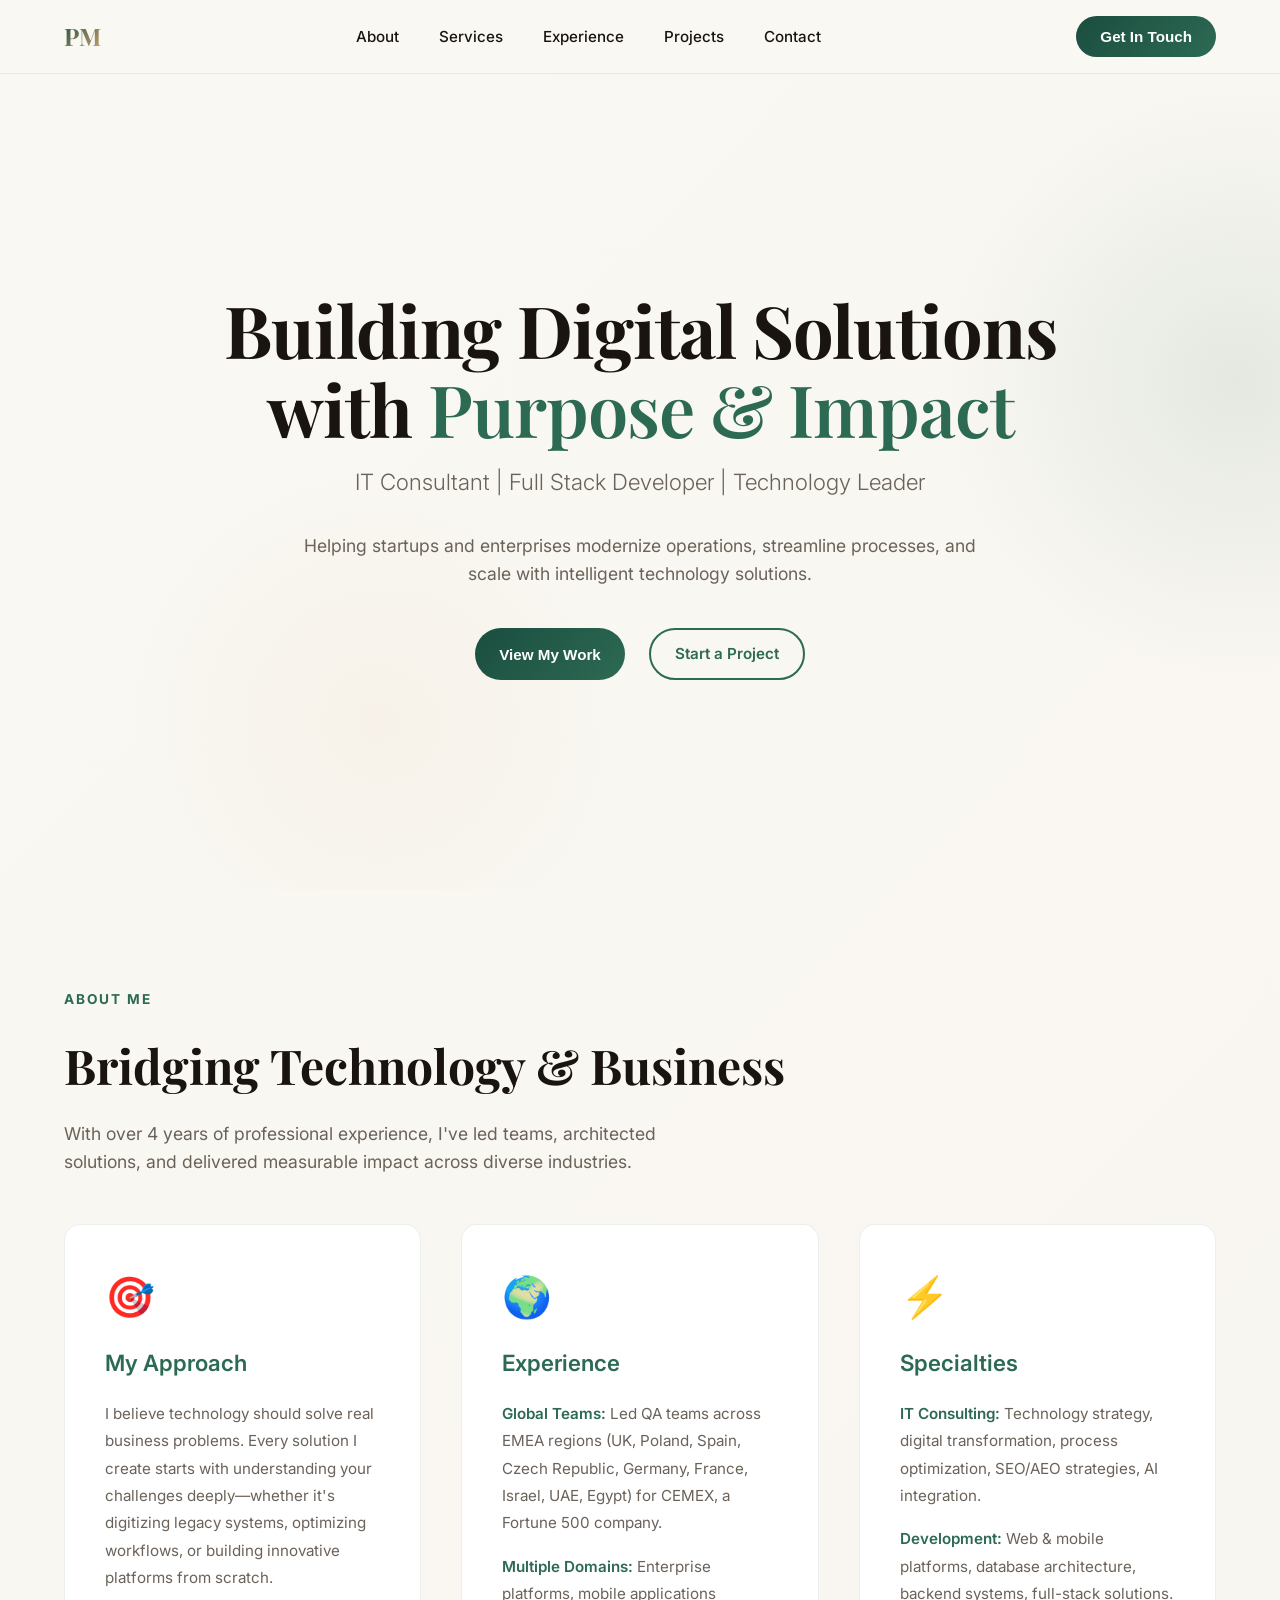
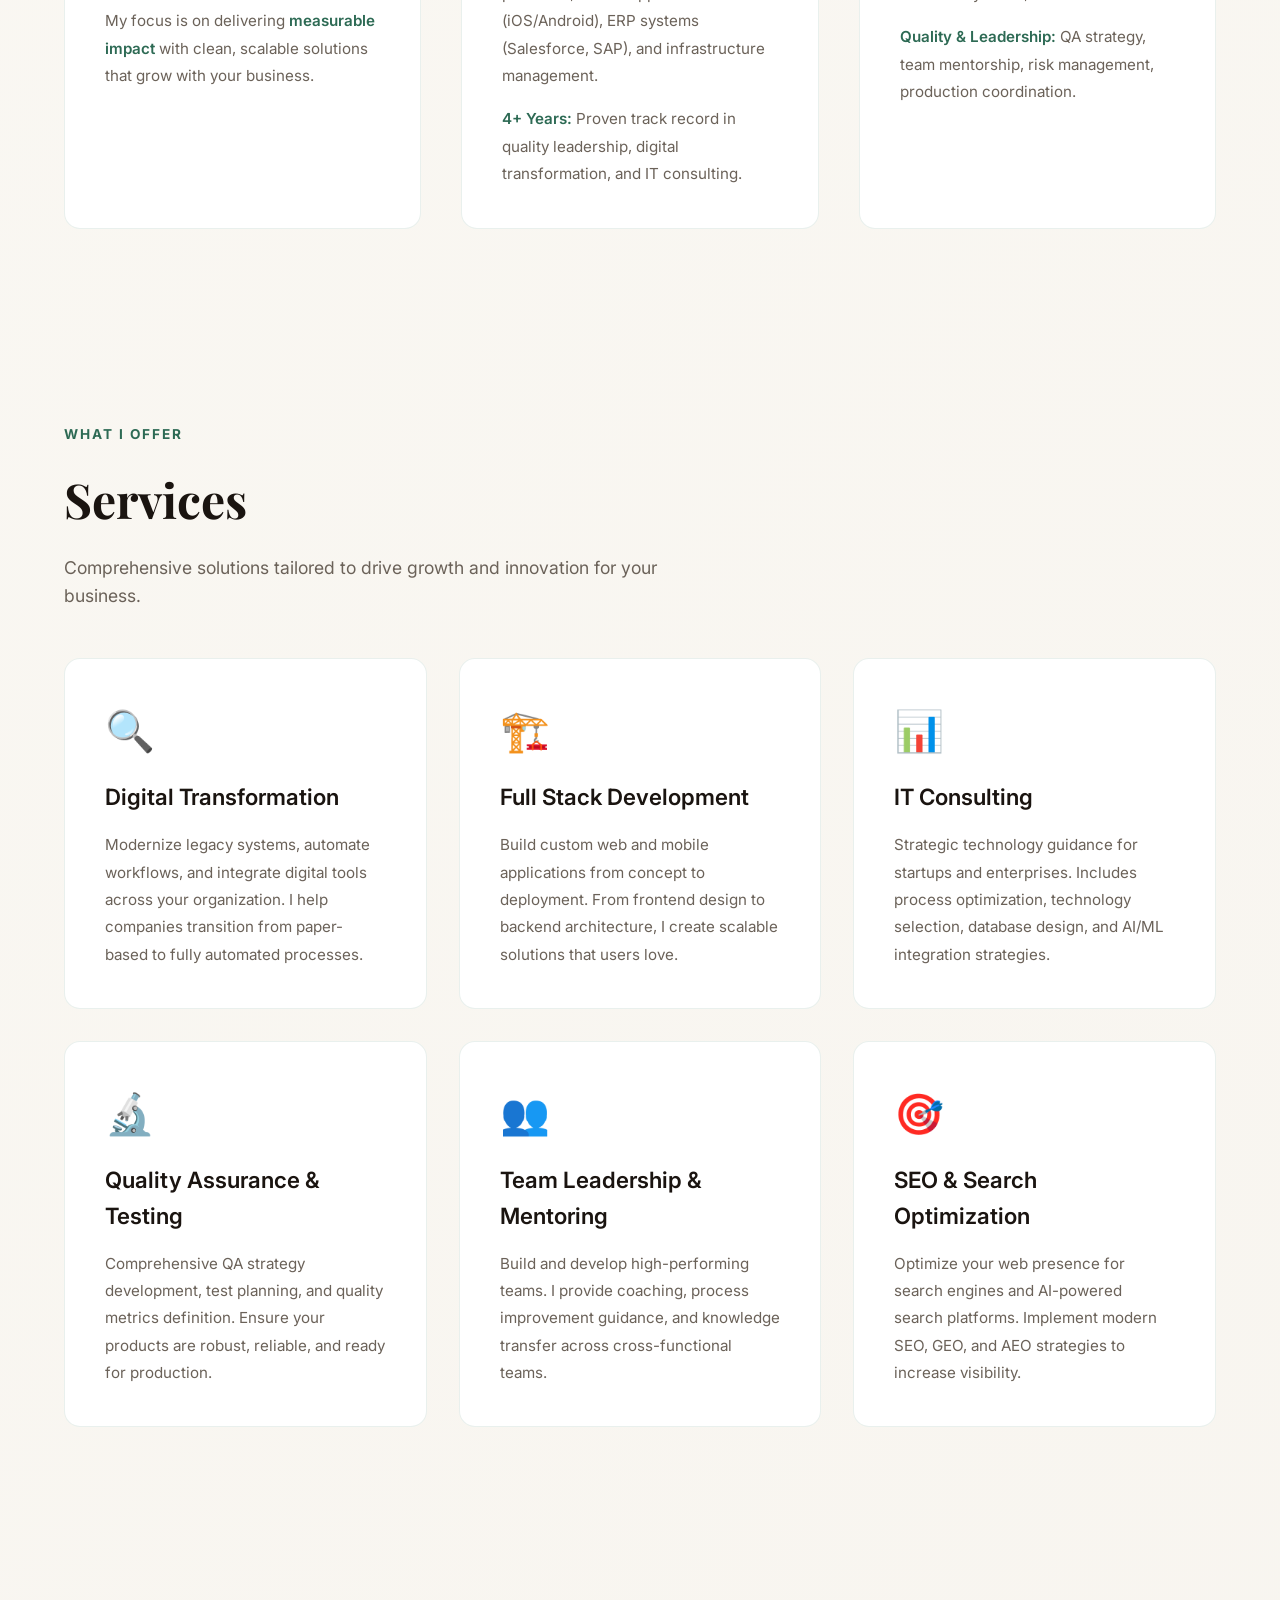
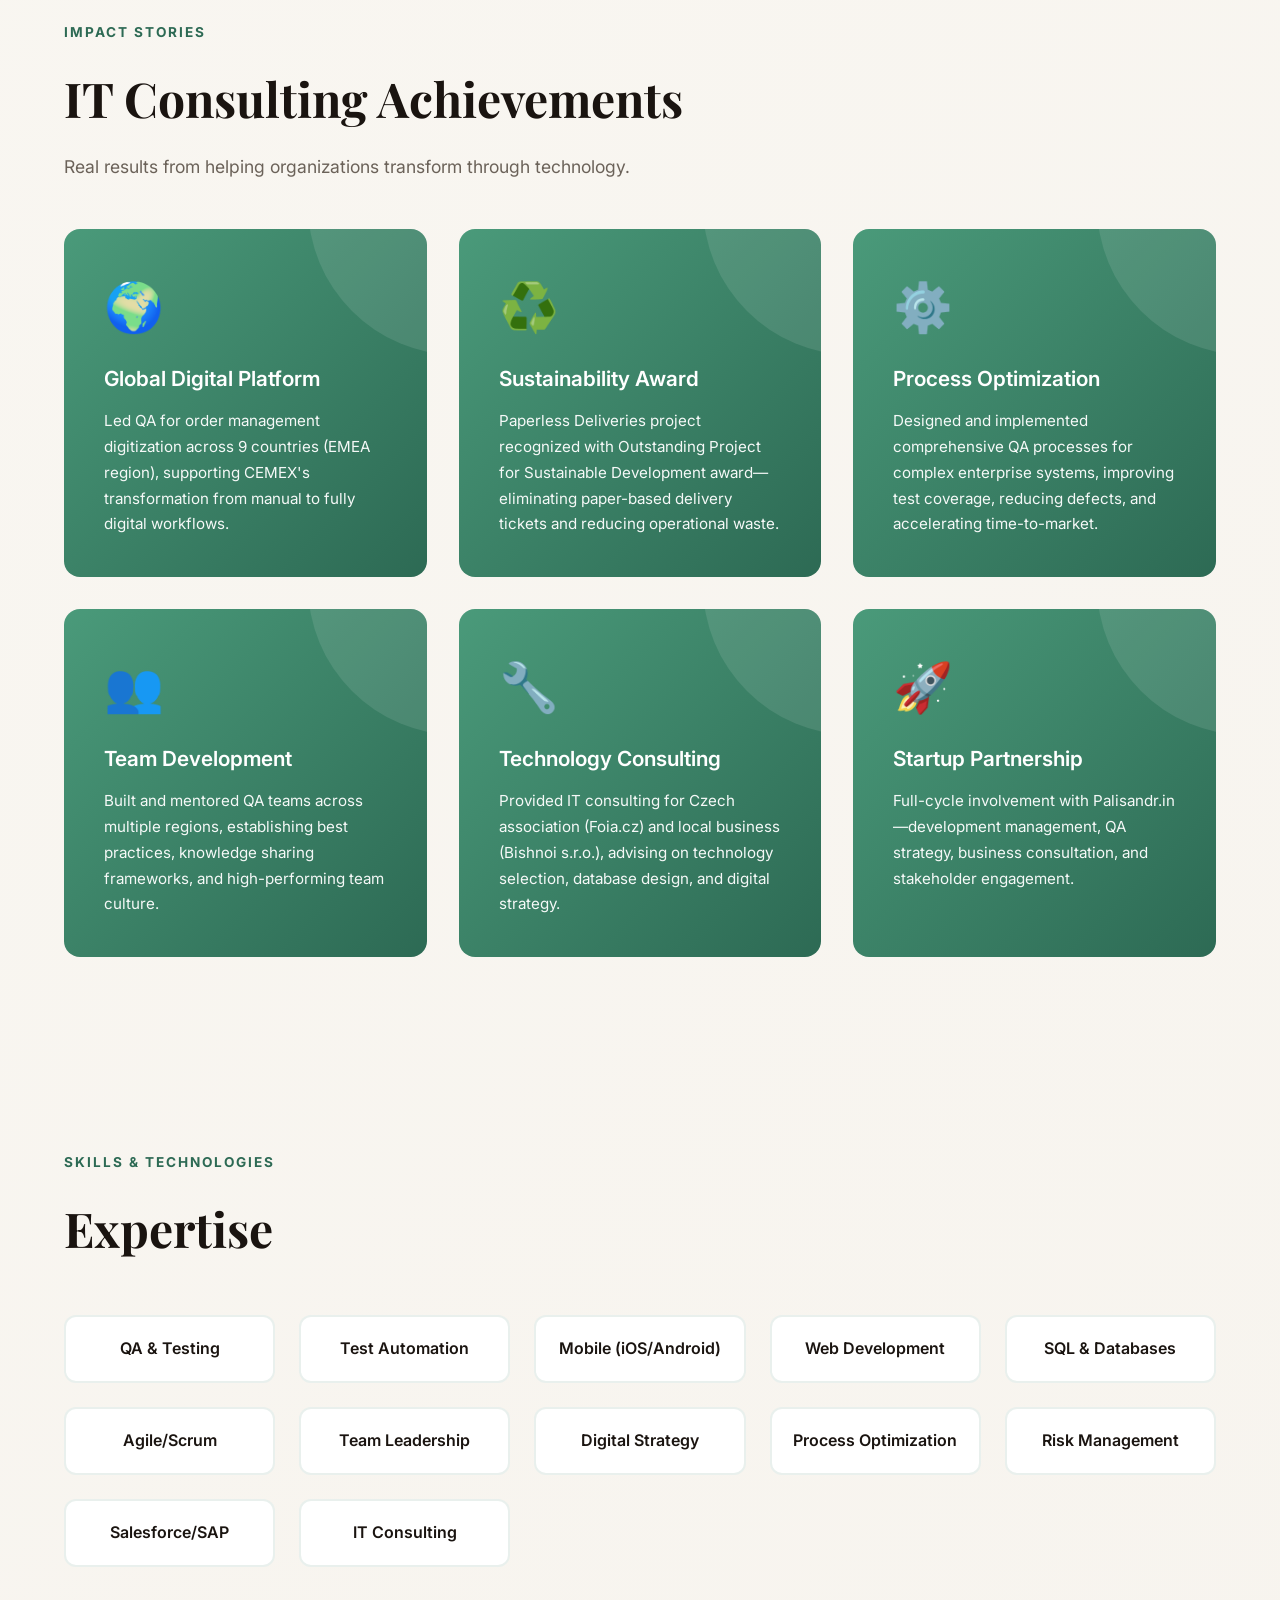
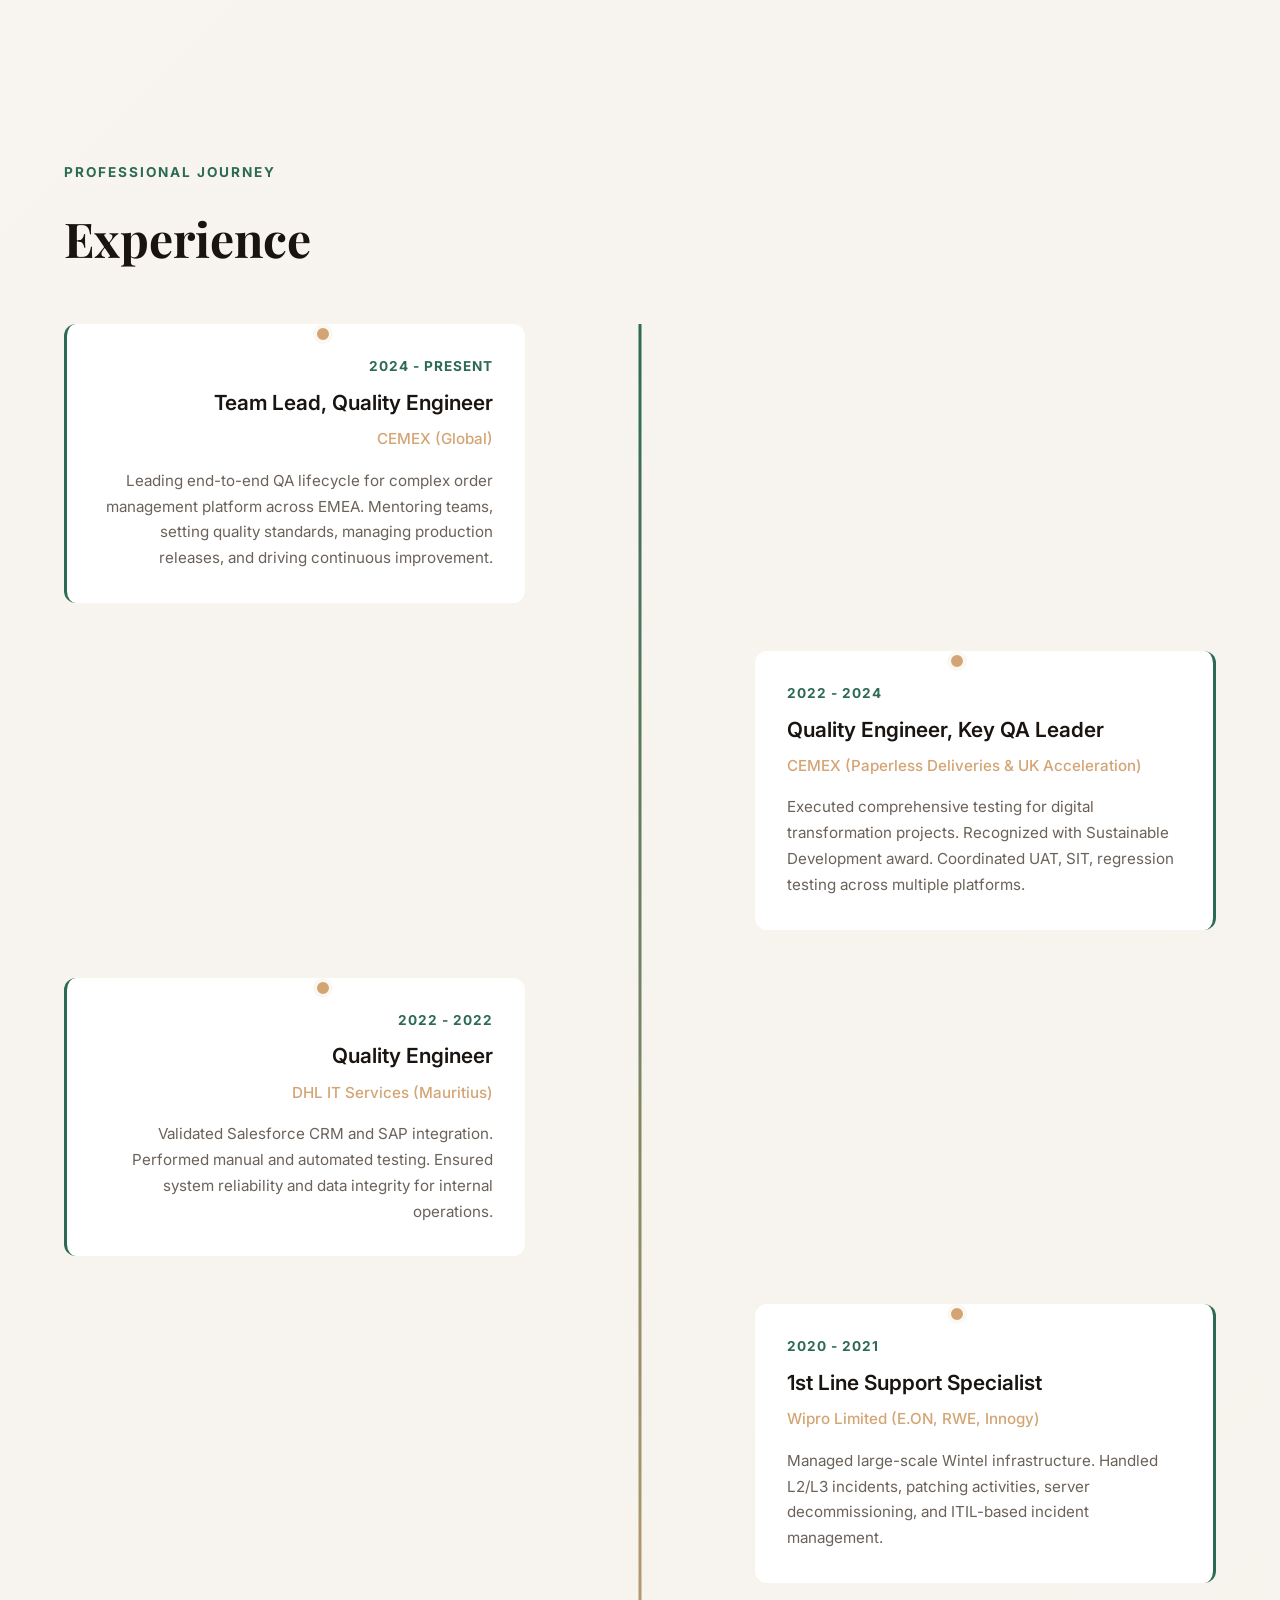
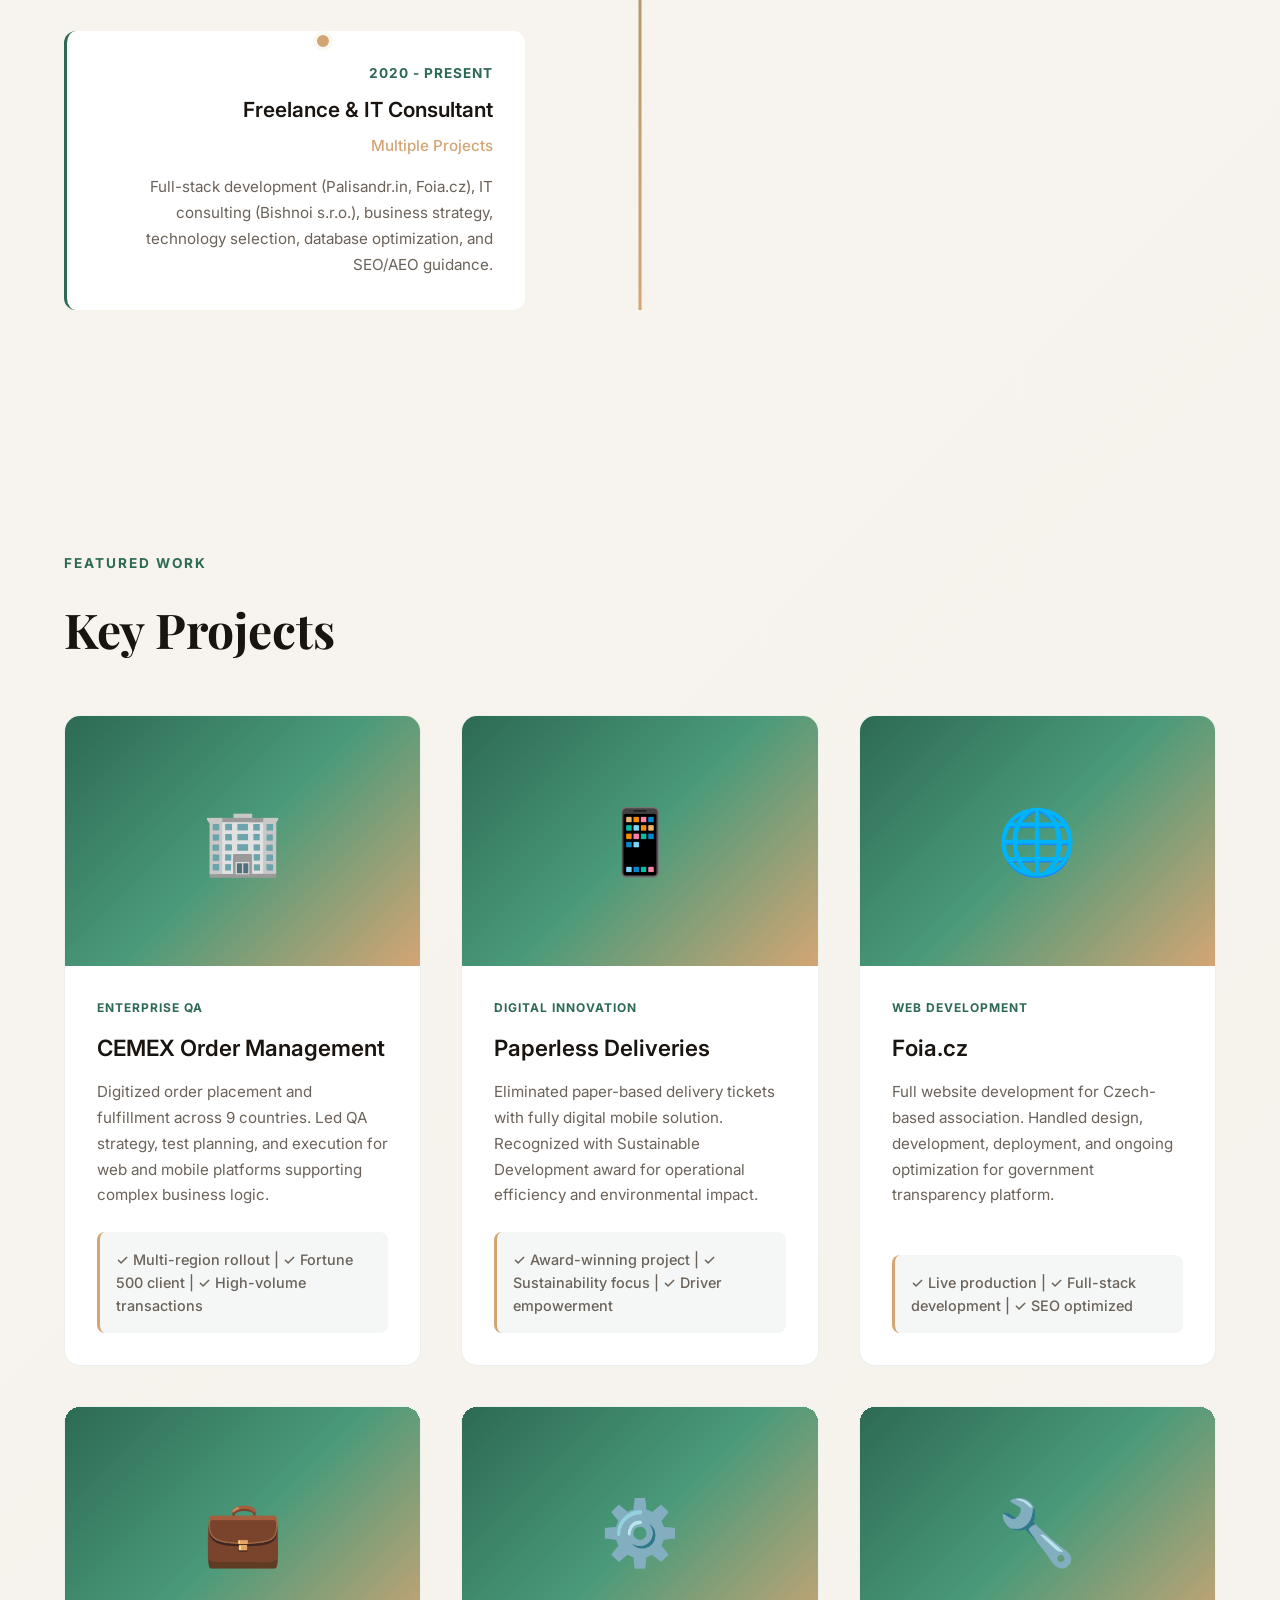
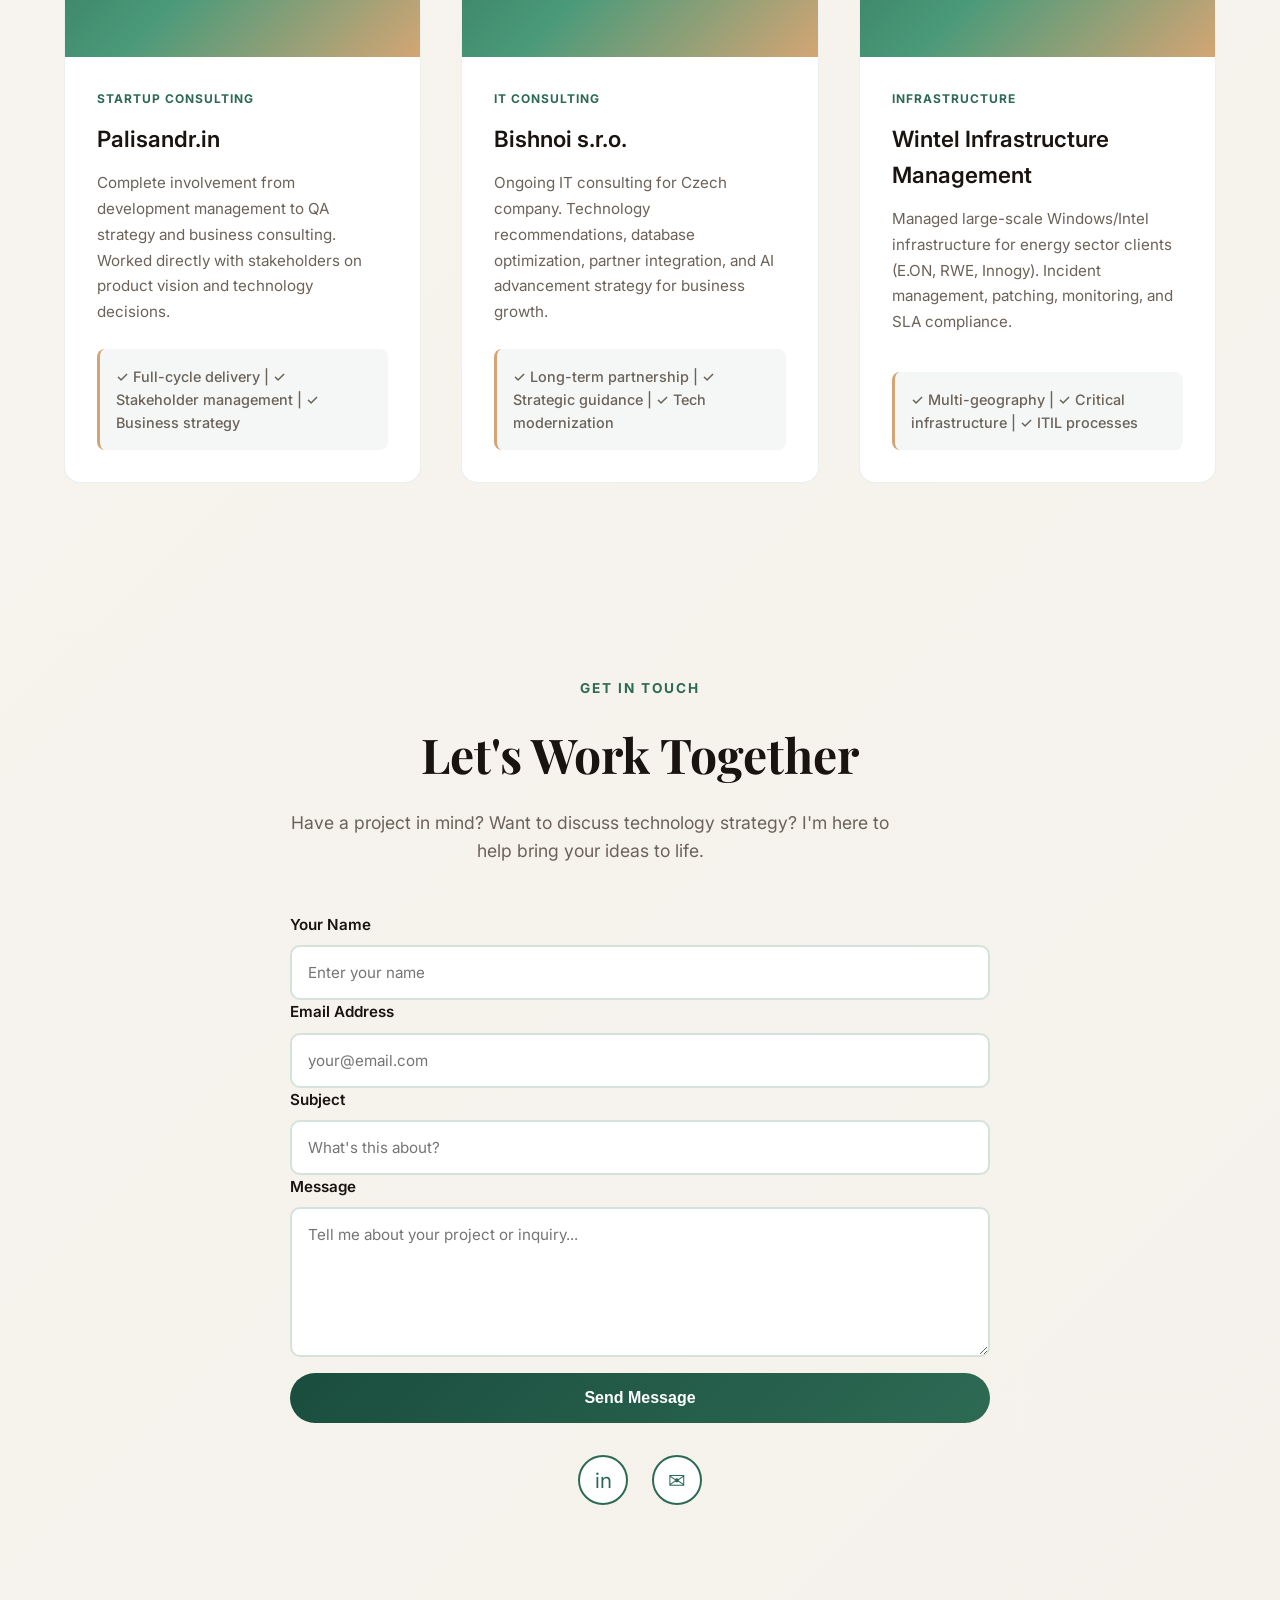
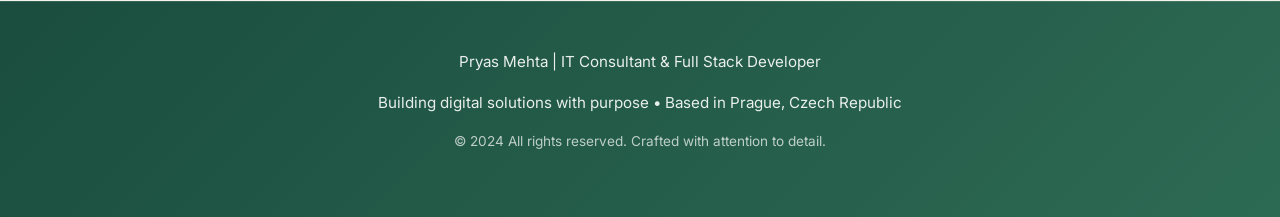
<file: index.html>
<!DOCTYPE html>
<html lang="en">
<head>
    <meta charset="UTF-8">
    <meta name="viewport" content="width=device-width, initial-scale=1.0">
    <title>Pryas Mehta | IT Consultant & Full Stack Developer</title>
    <link rel="preconnect" href="https://fonts.googleapis.com">
    <link rel="preconnect" href="https://fonts.gstatic.com" crossorigin>
    <link href="https://fonts.googleapis.com/css2?family=Inter:wght@300;400;500;600;700&family=Playfair+Display:wght@600;700&display=swap" rel="stylesheet">
    <style>
        * {
            margin: 0;
            padding: 0;
            box-sizing: border-box;
        }

        body {
            font-family: 'Inter', sans-serif;
            background: linear-gradient(135deg, #faf8f3 0%, #f5f1eb 100%);
            color: #2c2416;
            line-height: 1.6;
            overflow-x: hidden;
        }

        html {
            scroll-behavior: smooth;
        }

        :root {
            --primary-dark: #1a4d3e;
            --primary: #2d6a54;
            --primary-light: #4a9a7a;
            --accent-gold: #d4a574;
            --accent-gold-light: #e8c9a0;
            --text-dark: #1a1410;
            --text-light: #6b6259;
            --bg-light: #faf8f3;
            --bg-card: #ffffff;
        }

        header {
            position: fixed;
            top: 0;
            left: 0;
            right: 0;
            z-index: 1000;
            background: rgba(250, 248, 243, 0.95);
            backdrop-filter: blur(10px);
            padding: 1rem 5%;
            border-bottom: 1px solid rgba(45, 106, 84, 0.1);
        }

        nav {
            display: flex;
            justify-content: space-between;
            align-items: center;
            max-width: 1400px;
            margin: 0 auto;
        }

        .logo {
            font-family: 'Playfair Display', serif;
            font-size: 1.5rem;
            font-weight: 700;
            background: linear-gradient(135deg, #1a4d3e 0%, #d4a574 100%);
            -webkit-background-clip: text;
            -webkit-text-fill-color: transparent;
            background-clip: text;
            cursor: pointer;
            transition: transform 0.3s ease;
        }

        .logo:hover {
            transform: scale(1.05);
        }

        nav ul {
            display: flex;
            list-style: none;
            gap: 2.5rem;
        }

        nav a {
            text-decoration: none;
            color: var(--text-dark);
            font-size: 0.95rem;
            font-weight: 500;
            position: relative;
            transition: color 0.3s ease;
        }

        nav a::after {
            content: '';
            position: absolute;
            bottom: -5px;
            left: 0;
            width: 0;
            height: 2px;
            background: linear-gradient(90deg, var(--primary) 0%, var(--accent-gold) 100%);
            transition: width 0.3s ease;
        }

        nav a:hover {
            color: var(--primary);
        }

        nav a:hover::after {
            width: 100%;
        }

        .cta-button {
            background: linear-gradient(135deg, #1a4d3e 0%, #2d6a54 100%);
            color: white;
            padding: 0.75rem 1.5rem;
            border-radius: 50px;
            text-decoration: none;
            font-weight: 600;
            transition: all 0.3s ease;
            border: none;
            cursor: pointer;
            font-size: 0.95rem;
        }

        .cta-button:hover {
            transform: translateY(-2px);
            box-shadow: 0 10px 30px rgba(45, 106, 84, 0.25);
        }

        .hero {
            margin-top: 80px;
            min-height: 90vh;
            display: flex;
            align-items: center;
            justify-content: center;
            padding: 2rem 5%;
            position: relative;
            overflow: hidden;
        }

        .hero::before {
            content: '';
            position: absolute;
            top: 0;
            right: -20%;
            width: 600px;
            height: 600px;
            background: radial-gradient(circle, rgba(45, 106, 84, 0.1) 0%, transparent 70%);
            border-radius: 50%;
            animation: float 20s ease-in-out infinite;
        }

        .hero::after {
            content: '';
            position: absolute;
            bottom: -10%;
            left: 10%;
            width: 500px;
            height: 500px;
            background: radial-gradient(circle, rgba(212, 165, 116, 0.08) 0%, transparent 70%);
            border-radius: 50%;
            animation: float 25s ease-in-out infinite 2s;
        }

        @keyframes float {
            0%, 100% { transform: translateY(0px); }
            50% { transform: translateY(30px); }
        }

        .hero-content {
            max-width: 900px;
            text-align: center;
            position: relative;
            z-index: 10;
        }

        .hero h1 {
            font-family: 'Playfair Display', serif;
            font-size: 4.5rem;
            font-weight: 700;
            line-height: 1.1;
            margin-bottom: 1rem;
            color: var(--text-dark);
            letter-spacing: -1px;
        }

        .hero .subtitle {
            font-size: 1.4rem;
            color: var(--text-light);
            margin-bottom: 2rem;
            font-weight: 300;
        }

        .hero .highlight {
            color: var(--primary);
            font-weight: 600;
        }

        .hero-buttons {
            display: flex;
            gap: 1.5rem;
            justify-content: center;
            flex-wrap: wrap;
            margin-top: 2.5rem;
        }

        .secondary-button {
            background: transparent;
            color: var(--primary);
            padding: 0.75rem 1.5rem;
            border: 2px solid var(--primary);
            border-radius: 50px;
            text-decoration: none;
            font-weight: 600;
            transition: all 0.3s ease;
            cursor: pointer;
            font-size: 0.95rem;
        }

        .secondary-button:hover {
            background: var(--primary);
            color: white;
            transform: translateY(-2px);
        }

        section {
            padding: 6rem 5%;
            max-width: 1400px;
            margin: 0 auto;
        }

        .section-label {
            display: inline-block;
            font-size: 0.85rem;
            font-weight: 700;
            text-transform: uppercase;
            letter-spacing: 2px;
            color: var(--primary);
            margin-bottom: 1rem;
            opacity: 0;
            animation: fadeInUp 0.8s ease 0.2s forwards;
        }

        .section-title {
            font-family: 'Playfair Display', serif;
            font-size: 3rem;
            font-weight: 700;
            margin-bottom: 1rem;
            color: var(--text-dark);
            opacity: 0;
            animation: fadeInUp 0.8s ease 0.3s forwards;
        }

        .section-description {
            font-size: 1.1rem;
            color: var(--text-light);
            max-width: 600px;
            margin-bottom: 3rem;
            opacity: 0;
            animation: fadeInUp 0.8s ease 0.4s forwards;
        }

        @keyframes fadeInUp {
            from {
                opacity: 0;
                transform: translateY(30px);
            }
            to {
                opacity: 1;
                transform: translateY(0);
            }
        }

        .about-grid {
            display: grid;
            grid-template-columns: repeat(auto-fit, minmax(320px, 1fr));
            gap: 2.5rem;
            margin-top: 3rem;
        }

        .about-card {
            background: var(--bg-card);
            padding: 2.5rem;
            border-radius: 16px;
            border: 1px solid rgba(45, 106, 84, 0.1);
            transition: all 0.4s cubic-bezier(0.23, 1, 0.320, 1);
            cursor: pointer;
            position: relative;
            overflow: hidden;
        }

        .about-card::before {
            content: '';
            position: absolute;
            top: 0;
            left: 0;
            width: 100%;
            height: 4px;
            background: linear-gradient(90deg, var(--primary) 0%, var(--accent-gold) 100%);
            transform: scaleX(0);
            transform-origin: left;
            transition: transform 0.4s cubic-bezier(0.23, 1, 0.320, 1);
        }

        .about-card:hover {
            transform: translateY(-8px);
            box-shadow: 0 20px 50px rgba(45, 106, 84, 0.15);
        }

        .about-card:hover::before {
            transform: scaleX(1);
        }

        .about-card-icon {
            font-size: 2.5rem;
            margin-bottom: 1rem;
            display: block;
        }

        .about-card h3 {
            font-size: 1.4rem;
            color: var(--primary);
            margin-bottom: 1.2rem;
            font-weight: 600;
        }

        .about-card p {
            color: var(--text-light);
            line-height: 1.8;
            font-size: 0.95rem;
        }

        .about-card p + p {
            margin-top: 1rem;
        }

        .about-card strong {
            color: var(--primary);
            font-weight: 600;
        }

        .services-grid {
            display: grid;
            grid-template-columns: repeat(auto-fit, minmax(300px, 1fr));
            gap: 2rem;
            margin-top: 3rem;
        }

        .service-card {
            background: var(--bg-card);
            padding: 2.5rem;
            border-radius: 16px;
            border: 1px solid rgba(45, 106, 84, 0.1);
            transition: all 0.4s ease;
            cursor: pointer;
            position: relative;
            overflow: hidden;
        }

        .service-card::before {
            content: '';
            position: absolute;
            top: 0;
            left: 0;
            right: 0;
            height: 4px;
            background: linear-gradient(90deg, var(--primary) 0%, var(--accent-gold) 100%);
            transform: scaleX(0);
            transform-origin: left;
            transition: transform 0.4s ease;
        }

        .service-card:hover {
            transform: translateY(-10px);
            box-shadow: 0 20px 50px rgba(45, 106, 84, 0.1);
            border-color: var(--primary-light);
        }

        .service-card:hover::before {
            transform: scaleX(1);
        }

        .service-icon {
            font-size: 2.5rem;
            margin-bottom: 1rem;
        }

        .service-card h3 {
            font-size: 1.4rem;
            margin-bottom: 1rem;
            color: var(--text-dark);
            font-weight: 600;
        }

        .service-card p {
            color: var(--text-light);
            line-height: 1.8;
            font-size: 0.95rem;
        }

        .timeline {
            position: relative;
            margin-top: 3rem;
        }

        .timeline::before {
            content: '';
            position: absolute;
            left: 50%;
            transform: translateX(-50%);
            width: 3px;
            height: 100%;
            background: linear-gradient(180deg, var(--primary) 0%, var(--accent-gold) 100%);
            top: 0;
        }

        .timeline-item {
            margin-bottom: 3rem;
            width: 45%;
            opacity: 0;
            animation: fadeInUp 0.8s ease forwards;
        }

        .timeline-item:nth-child(odd) {
            margin-left: 0;
            text-align: right;
            padding-right: 5%;
        }

        .timeline-item:nth-child(even) {
            margin-left: 55%;
            text-align: left;
            padding-left: 5%;
        }

        .timeline-item:nth-child(1) { animation-delay: 0.2s; }
        .timeline-item:nth-child(2) { animation-delay: 0.4s; }
        .timeline-item:nth-child(3) { animation-delay: 0.6s; }
        .timeline-item:nth-child(4) { animation-delay: 0.8s; }

        .timeline-dot {
            position: absolute;
            left: 50%;
            top: 0;
            transform: translateX(-50%);
            width: 20px;
            height: 20px;
            background: var(--accent-gold);
            border: 4px solid var(--bg-light);
            border-radius: 50%;
            z-index: 10;
        }

        .timeline-content {
            background: var(--bg-card);
            padding: 2rem;
            border-radius: 12px;
            border-left: 3px solid var(--primary);
            position: relative;
        }

        .timeline-item:nth-child(even) .timeline-content {
            border-left: none;
            border-right: 3px solid var(--primary);
        }

        .timeline-year {
            font-size: 0.85rem;
            font-weight: 700;
            text-transform: uppercase;
            letter-spacing: 1px;
            color: var(--primary);
            margin-bottom: 0.5rem;
        }

        .timeline-title {
            font-size: 1.3rem;
            font-weight: 600;
            color: var(--text-dark);
            margin-bottom: 0.5rem;
        }

        .timeline-company {
            font-size: 0.95rem;
            color: var(--accent-gold);
            font-weight: 500;
            margin-bottom: 1rem;
        }

        .timeline-description {
            color: var(--text-light);
            font-size: 0.95rem;
            line-height: 1.7;
        }

        .skills-grid {
            display: grid;
            grid-template-columns: repeat(auto-fit, minmax(180px, 1fr));
            gap: 1.5rem;
            margin-top: 3rem;
        }

        .skill-tag {
            background: var(--bg-card);
            padding: 1.2rem;
            border-radius: 12px;
            text-align: center;
            border: 2px solid rgba(45, 106, 84, 0.1);
            transition: all 0.3s ease;
            cursor: pointer;
        }

        .skill-tag:hover {
            background: linear-gradient(135deg, var(--primary-light) 0%, var(--accent-gold) 100%);
            color: white;
            border-color: transparent;
            transform: translateY(-5px);
        }

        .skill-tag:hover .skill-name {
            color: white;
        }

        .skill-name {
            font-weight: 600;
            font-size: 1rem;
            color: var(--text-dark);
            transition: color 0.3s ease;
        }

        .projects-grid {
            display: grid;
            grid-template-columns: repeat(auto-fit, minmax(350px, 1fr));
            gap: 2.5rem;
            margin-top: 3rem;
        }

        .project-card {
            background: var(--bg-card);
            border-radius: 16px;
            overflow: hidden;
            transition: all 0.4s ease;
            cursor: pointer;
            border: 1px solid rgba(45, 106, 84, 0.1);
            display: flex;
            flex-direction: column;
        }

        .project-image {
            width: 100%;
            height: 250px;
            background: linear-gradient(135deg, var(--primary) 0%, var(--primary-light) 50%, var(--accent-gold) 100%);
            display: flex;
            align-items: center;
            justify-content: center;
            font-size: 4rem;
            position: relative;
            overflow: hidden;
        }

        .project-card:hover .project-image {
            transform: scale(1.1);
        }

        .project-content {
            padding: 2rem;
            flex-grow: 1;
            display: flex;
            flex-direction: column;
        }

        .project-tag {
            display: inline-block;
            font-size: 0.75rem;
            font-weight: 700;
            text-transform: uppercase;
            letter-spacing: 1px;
            color: var(--primary);
            margin-bottom: 0.8rem;
            width: fit-content;
        }

        .project-title {
            font-size: 1.4rem;
            font-weight: 600;
            color: var(--text-dark);
            margin-bottom: 0.8rem;
        }

        .project-description {
            color: var(--text-light);
            font-size: 0.95rem;
            line-height: 1.7;
            flex-grow: 1;
            margin-bottom: 1.5rem;
        }

        .project-impact {
            background: rgba(45, 106, 84, 0.05);
            padding: 1rem;
            border-radius: 8px;
            border-left: 3px solid var(--accent-gold);
            font-size: 0.9rem;
            color: var(--text-light);
            font-weight: 500;
        }

        .project-card:hover {
            transform: translateY(-15px);
            box-shadow: 0 25px 60px rgba(45, 106, 84, 0.12);
        }

        .impact-highlights {
            display: grid;
            grid-template-columns: repeat(auto-fit, minmax(280px, 1fr));
            gap: 2rem;
            margin-top: 3rem;
        }

        .impact-card {
            background: linear-gradient(135deg, var(--primary-light) 0%, var(--primary) 100%);
            color: white;
            padding: 2.5rem;
            border-radius: 16px;
            transition: all 0.4s ease;
            position: relative;
            overflow: hidden;
        }

        .impact-card::before {
            content: '';
            position: absolute;
            top: -50%;
            right: -50%;
            width: 300px;
            height: 300px;
            background: rgba(255, 255, 255, 0.1);
            border-radius: 50%;
        }

        .impact-card:hover {
            transform: translateY(-10px);
            box-shadow: 0 25px 60px rgba(45, 106, 84, 0.25);
        }

        .impact-icon {
            font-size: 3rem;
            margin-bottom: 1rem;
        }

        .impact-title {
            font-size: 1.3rem;
            font-weight: 600;
            margin-bottom: 0.8rem;
            position: relative;
            z-index: 1;
        }

        .impact-description {
            font-size: 0.95rem;
            line-height: 1.7;
            opacity: 0.95;
            position: relative;
            z-index: 1;
        }

        .contact-container {
            max-width: 700px;
            margin: 0 auto;
            text-align: center;
        }

        .contact-form {
            margin-top: 3rem;
            display: flex;
            flex-direction: column;
            gap: 1.5rem;
        }

        .form-group {
            display: flex;
            flex-direction: column;
            text-align: left;
        }

        .form-group label {
            font-weight: 600;
            margin-bottom: 0.5rem;
            color: var(--text-dark);
            font-size: 0.95rem;
        }

        .form-group input,
        .form-group textarea {
            padding: 1rem;
            border: 2px solid rgba(45, 106, 84, 0.2);
            border-radius: 10px;
            font-family: 'Inter', sans-serif;
            font-size: 0.95rem;
            transition: all 0.3s ease;
            background: var(--bg-card);
            color: var(--text-dark);
        }

        .form-group input:focus,
        .form-group textarea:focus {
            outline: none;
            border-color: var(--primary);
            box-shadow: 0 0 0 3px rgba(45, 106, 84, 0.1);
        }

        .form-group textarea {
            resize: vertical;
            min-height: 150px;
        }

        .form-submit {
            background: linear-gradient(135deg, #1a4d3e 0%, #2d6a54 100%);
            color: white;
            padding: 1rem 2rem;
            border: none;
            border-radius: 50px;
            font-size: 1rem;
            font-weight: 600;
            cursor: pointer;
            transition: all 0.3s ease;
            margin-top: 1rem;
            width: 100%;
        }

        .form-submit:hover {
            transform: translateY(-3px);
            box-shadow: 0 15px 40px rgba(45, 106, 84, 0.25);
        }

        .form-submit:disabled {
            opacity: 0.6;
            cursor: not-allowed;
            transform: none;
        }

        .form-message {
            margin-top: 1.5rem;
            padding: 1.2rem;
            border-radius: 12px;
            display: none;
            font-size: 0.95rem;
            font-weight: 500;
            animation: slideIn 0.4s ease;
        }

        .form-message.success {
            display: block;
            background: rgba(29, 158, 117, 0.1);
            color: #0F6E56;
            border: 1px solid rgba(29, 158, 117, 0.3);
        }

        .form-message.error {
            display: block;
            background: rgba(220, 53, 69, 0.1);
            color: #a73a4a;
            border: 1px solid rgba(220, 53, 69, 0.3);
        }

        @keyframes slideIn {
            from {
                opacity: 0;
                transform: translateY(-10px);
            }
            to {
                opacity: 1;
                transform: translateY(0);
            }
        }

        .social-links {
            display: flex;
            gap: 1.5rem;
            justify-content: center;
            margin-top: 2rem;
        }

        .social-link {
            width: 50px;
            height: 50px;
            border-radius: 50%;
            background: var(--bg-card);
            border: 2px solid var(--primary);
            display: flex;
            align-items: center;
            justify-content: center;
            color: var(--primary);
            text-decoration: none;
            font-size: 1.3rem;
            transition: all 0.3s ease;
        }

        .social-link:hover {
            background: var(--primary);
            color: white;
            transform: translateY(-5px);
        }

        footer {
            background: linear-gradient(135deg, var(--primary-dark) 0%, var(--primary) 100%);
            color: white;
            padding: 3rem 5%;
            text-align: center;
            border-top: 1px solid rgba(255, 255, 255, 0.1);
        }

        .footer-content {
            max-width: 1400px;
            margin: 0 auto;
        }

        .footer-text {
            font-size: 0.95rem;
            margin-bottom: 1rem;
            opacity: 0.9;
        }

        @media (max-width: 768px) {
            nav ul {
                gap: 1.5rem;
            }

            .hero h1 {
                font-size: 2.5rem;
            }

            .hero .subtitle {
                font-size: 1.1rem;
            }

            .section-title {
                font-size: 2rem;
            }

            .about-grid {
                grid-template-columns: 1fr;
                gap: 2rem;
            }

            .timeline::before {
                display: none;
            }

            .timeline-item {
                width: 100%;
                margin-left: 0 !important;
                padding-left: 0 !important;
                padding-right: 0 !important;
                text-align: left !important;
            }

            .timeline-content {
                border-left: 3px solid var(--primary);
                border-right: none;
            }

            .timeline-dot {
                left: 0;
                transform: translateX(-45px);
            }

            .services-grid {
                grid-template-columns: 1fr;
            }

            .projects-grid {
                grid-template-columns: 1fr;
            }

            .impact-highlights {
                grid-template-columns: 1fr;
            }

            .hero-buttons {
                flex-direction: column;
            }

            .cta-button,
            .secondary-button {
                width: 100%;
                text-align: center;
            }

            header {
                padding: 0.8rem 4%;
            }

            nav ul {
                display: none;
            }

            section {
                padding: 4rem 4%;
            }
        }

        .fade-in-scroll {
            opacity: 0;
            transform: translateY(30px);
        }

        .fade-in-scroll.visible {
            animation: fadeInUp 0.8s ease forwards;
        }
    </style>
</head>
<body>
    <header>
        <nav>
            <div class="logo">PM</div>
            <ul>
                <li><a href="#about">About</a></li>
                <li><a href="#services">Services</a></li>
                <li><a href="#experience">Experience</a></li>
                <li><a href="#projects">Projects</a></li>
                <li><a href="#contact">Contact</a></li>
            </ul>
            <button class="cta-button" onclick="document.getElementById('contact').scrollIntoView()">Get In Touch</button>
        </nav>
    </header>

    <section class="hero">
        <div class="hero-content">
            <h1>Building Digital Solutions with <span class="highlight">Purpose & Impact</span></h1>
            <p class="subtitle">IT Consultant | Full Stack Developer | Technology Leader</p>
            <p style="color: var(--text-light); font-size: 1.1rem; max-width: 700px; margin: 1.5rem auto;">
                Helping startups and enterprises modernize operations, streamline processes, and scale with intelligent technology solutions.
            </p>
            <div class="hero-buttons">
                <button class="cta-button" onclick="document.getElementById('projects').scrollIntoView()">View My Work</button>
                <a href="#contact" class="secondary-button">Start a Project</a>
            </div>
        </div>
    </section>

    <section id="about" class="fade-in-scroll">
        <span class="section-label">About Me</span>
        <h2 class="section-title">Bridging Technology & Business</h2>
        <p class="section-description">With over 4 years of professional experience, I've led teams, architected solutions, and delivered measurable impact across diverse industries.</p>
        
        <div class="about-grid">
            <div class="about-card">
                <span class="about-card-icon">🎯</span>
                <h3>My Approach</h3>
                <p>I believe technology should solve real business problems. Every solution I create starts with understanding your challenges deeply—whether it's digitizing legacy systems, optimizing workflows, or building innovative platforms from scratch.</p>
                <p>My focus is on delivering <strong>measurable impact</strong> with clean, scalable solutions that grow with your business.</p>
            </div>

            <div class="about-card">
                <span class="about-card-icon">🌍</span>
                <h3>Experience</h3>
                <p><strong>Global Teams:</strong> Led QA teams across EMEA regions (UK, Poland, Spain, Czech Republic, Germany, France, Israel, UAE, Egypt) for CEMEX, a Fortune 500 company.</p>
                <p><strong>Multiple Domains:</strong> Enterprise platforms, mobile applications (iOS/Android), ERP systems (Salesforce, SAP), and infrastructure management.</p>
                <p><strong>4+ Years:</strong> Proven track record in quality leadership, digital transformation, and IT consulting.</p>
            </div>

            <div class="about-card">
                <span class="about-card-icon">⚡</span>
                <h3>Specialties</h3>
                <p><strong>IT Consulting:</strong> Technology strategy, digital transformation, process optimization, SEO/AEO strategies, AI integration.</p>
                <p><strong>Development:</strong> Web & mobile platforms, database architecture, backend systems, full-stack solutions.</p>
                <p><strong>Quality & Leadership:</strong> QA strategy, team mentorship, risk management, production coordination.</p>
            </div>
        </div>
    </section>

    <section id="services">
        <span class="section-label">What I Offer</span>
        <h2 class="section-title">Services</h2>
        <p class="section-description">Comprehensive solutions tailored to drive growth and innovation for your business.</p>
        
        <div class="services-grid">
            <div class="service-card">
                <div class="service-icon">🔍</div>
                <h3>Digital Transformation</h3>
                <p>Modernize legacy systems, automate workflows, and integrate digital tools across your organization. I help companies transition from paper-based to fully automated processes.</p>
            </div>

            <div class="service-card">
                <div class="service-icon">🏗️</div>
                <h3>Full Stack Development</h3>
                <p>Build custom web and mobile applications from concept to deployment. From frontend design to backend architecture, I create scalable solutions that users love.</p>
            </div>

            <div class="service-card">
                <div class="service-icon">📊</div>
                <h3>IT Consulting</h3>
                <p>Strategic technology guidance for startups and enterprises. Includes process optimization, technology selection, database design, and AI/ML integration strategies.</p>
            </div>

            <div class="service-card">
                <div class="service-icon">🔬</div>
                <h3>Quality Assurance & Testing</h3>
                <p>Comprehensive QA strategy development, test planning, and quality metrics definition. Ensure your products are robust, reliable, and ready for production.</p>
            </div>

            <div class="service-card">
                <div class="service-icon">👥</div>
                <h3>Team Leadership & Mentoring</h3>
                <p>Build and develop high-performing teams. I provide coaching, process improvement guidance, and knowledge transfer across cross-functional teams.</p>
            </div>

            <div class="service-card">
                <div class="service-icon">🎯</div>
                <h3>SEO & Search Optimization</h3>
                <p>Optimize your web presence for search engines and AI-powered search platforms. Implement modern SEO, GEO, and AEO strategies to increase visibility.</p>
            </div>
        </div>
    </section>

    <section>
        <span class="section-label">Impact Stories</span>
        <h2 class="section-title">IT Consulting Achievements</h2>
        <p class="section-description">Real results from helping organizations transform through technology.</p>
        
        <div class="impact-highlights">
            <div class="impact-card">
                <div class="impact-icon">🌍</div>
                <div class="impact-title">Global Digital Platform</div>
                <div class="impact-description">Led QA for order management digitization across 9 countries (EMEA region), supporting CEMEX's transformation from manual to fully digital workflows.</div>
            </div>

            <div class="impact-card">
                <div class="impact-icon">♻️</div>
                <div class="impact-title">Sustainability Award</div>
                <div class="impact-description">Paperless Deliveries project recognized with Outstanding Project for Sustainable Development award—eliminating paper-based delivery tickets and reducing operational waste.</div>
            </div>

            <div class="impact-card">
                <div class="impact-icon">⚙️</div>
                <div class="impact-title">Process Optimization</div>
                <div class="impact-description">Designed and implemented comprehensive QA processes for complex enterprise systems, improving test coverage, reducing defects, and accelerating time-to-market.</div>
            </div>

            <div class="impact-card">
                <div class="impact-icon">👥</div>
                <div class="impact-title">Team Development</div>
                <div class="impact-description">Built and mentored QA teams across multiple regions, establishing best practices, knowledge sharing frameworks, and high-performing team culture.</div>
            </div>

            <div class="impact-card">
                <div class="impact-icon">🔧</div>
                <div class="impact-title">Technology Consulting</div>
                <div class="impact-description">Provided IT consulting for Czech association (Foia.cz) and local business (Bishnoi s.r.o.), advising on technology selection, database design, and digital strategy.</div>
            </div>

            <div class="impact-card">
                <div class="impact-icon">🚀</div>
                <div class="impact-title">Startup Partnership</div>
                <div class="impact-description">Full-cycle involvement with Palisandr.in—development management, QA strategy, business consultation, and stakeholder engagement.</div>
            </div>
        </div>
    </section>

    <section>
        <span class="section-label">Skills & Technologies</span>
        <h2 class="section-title">Expertise</h2>
        
        <div class="skills-grid">
            <div class="skill-tag">
                <div class="skill-name">QA & Testing</div>
            </div>
            <div class="skill-tag">
                <div class="skill-name">Test Automation</div>
            </div>
            <div class="skill-tag">
                <div class="skill-name">Mobile (iOS/Android)</div>
            </div>
            <div class="skill-tag">
                <div class="skill-name">Web Development</div>
            </div>
            <div class="skill-tag">
                <div class="skill-name">SQL & Databases</div>
            </div>
            <div class="skill-tag">
                <div class="skill-name">Agile/Scrum</div>
            </div>
            <div class="skill-tag">
                <div class="skill-name">Team Leadership</div>
            </div>
            <div class="skill-tag">
                <div class="skill-name">Digital Strategy</div>
            </div>
            <div class="skill-tag">
                <div class="skill-name">Process Optimization</div>
            </div>
            <div class="skill-tag">
                <div class="skill-name">Risk Management</div>
            </div>
            <div class="skill-tag">
                <div class="skill-name">Salesforce/SAP</div>
            </div>
            <div class="skill-tag">
                <div class="skill-name">IT Consulting</div>
            </div>
        </div>
    </section>

    <section id="experience">
        <span class="section-label">Professional Journey</span>
        <h2 class="section-title">Experience</h2>
        
        <div class="timeline">
            <div class="timeline-item">
                <div class="timeline-dot"></div>
                <div class="timeline-content">
                    <div class="timeline-year">2024 - Present</div>
                    <div class="timeline-title">Team Lead, Quality Engineer</div>
                    <div class="timeline-company">CEMEX (Global)</div>
                    <div class="timeline-description">Leading end-to-end QA lifecycle for complex order management platform across EMEA. Mentoring teams, setting quality standards, managing production releases, and driving continuous improvement.</div>
                </div>
            </div>

            <div class="timeline-item">
                <div class="timeline-dot"></div>
                <div class="timeline-content">
                    <div class="timeline-year">2022 - 2024</div>
                    <div class="timeline-title">Quality Engineer, Key QA Leader</div>
                    <div class="timeline-company">CEMEX (Paperless Deliveries & UK Acceleration)</div>
                    <div class="timeline-description">Executed comprehensive testing for digital transformation projects. Recognized with Sustainable Development award. Coordinated UAT, SIT, regression testing across multiple platforms.</div>
                </div>
            </div>

            <div class="timeline-item">
                <div class="timeline-dot"></div>
                <div class="timeline-content">
                    <div class="timeline-year">2022 - 2022</div>
                    <div class="timeline-title">Quality Engineer</div>
                    <div class="timeline-company">DHL IT Services (Mauritius)</div>
                    <div class="timeline-description">Validated Salesforce CRM and SAP integration. Performed manual and automated testing. Ensured system reliability and data integrity for internal operations.</div>
                </div>
            </div>

            <div class="timeline-item">
                <div class="timeline-dot"></div>
                <div class="timeline-content">
                    <div class="timeline-year">2020 - 2021</div>
                    <div class="timeline-title">1st Line Support Specialist</div>
                    <div class="timeline-company">Wipro Limited (E.ON, RWE, Innogy)</div>
                    <div class="timeline-description">Managed large-scale Wintel infrastructure. Handled L2/L3 incidents, patching activities, server decommissioning, and ITIL-based incident management.</div>
                </div>
            </div>

            <div class="timeline-item">
                <div class="timeline-dot"></div>
                <div class="timeline-content">
                    <div class="timeline-year">2020 - Present</div>
                    <div class="timeline-title">Freelance & IT Consultant</div>
                    <div class="timeline-company">Multiple Projects</div>
                    <div class="timeline-description">Full-stack development (Palisandr.in, Foia.cz), IT consulting (Bishnoi s.r.o.), business strategy, technology selection, database optimization, and SEO/AEO guidance.</div>
                </div>
            </div>
        </div>
    </section>

    <section id="projects">
        <span class="section-label">Featured Work</span>
        <h2 class="section-title">Key Projects</h2>
        
        <div class="projects-grid">
            <div class="project-card">
                <div class="project-image">🏢</div>
                <div class="project-content">
                    <span class="project-tag">Enterprise QA</span>
                    <h3 class="project-title">CEMEX Order Management</h3>
                    <p class="project-description">Digitized order placement and fulfillment across 9 countries. Led QA strategy, test planning, and execution for web and mobile platforms supporting complex business logic.</p>
                    <div class="project-impact">✓ Multi-region rollout | ✓ Fortune 500 client | ✓ High-volume transactions</div>
                </div>
            </div>

            <div class="project-card">
                <div class="project-image">📱</div>
                <div class="project-content">
                    <span class="project-tag">Digital Innovation</span>
                    <h3 class="project-title">Paperless Deliveries</h3>
                    <p class="project-description">Eliminated paper-based delivery tickets with fully digital mobile solution. Recognized with Sustainable Development award for operational efficiency and environmental impact.</p>
                    <div class="project-impact">✓ Award-winning project | ✓ Sustainability focus | ✓ Driver empowerment</div>
                </div>
            </div>

            <div class="project-card">
                <div class="project-image">🌐</div>
                <div class="project-content">
                    <span class="project-tag">Web Development</span>
                    <h3 class="project-title">Foia.cz</h3>
                    <p class="project-description">Full website development for Czech-based association. Handled design, development, deployment, and ongoing optimization for government transparency platform.</p>
                    <div class="project-impact">✓ Live production | ✓ Full-stack development | ✓ SEO optimized</div>
                </div>
            </div>

            <div class="project-card">
                <div class="project-image">💼</div>
                <div class="project-content">
                    <span class="project-tag">Startup Consulting</span>
                    <h3 class="project-title">Palisandr.in</h3>
                    <p class="project-description">Complete involvement from development management to QA strategy and business consulting. Worked directly with stakeholders on product vision and technology decisions.</p>
                    <div class="project-impact">✓ Full-cycle delivery | ✓ Stakeholder management | ✓ Business strategy</div>
                </div>
            </div>

            <div class="project-card">
                <div class="project-image">⚙️</div>
                <div class="project-content">
                    <span class="project-tag">IT Consulting</span>
                    <h3 class="project-title">Bishnoi s.r.o.</h3>
                    <p class="project-description">Ongoing IT consulting for Czech company. Technology recommendations, database optimization, partner integration, and AI advancement strategy for business growth.</p>
                    <div class="project-impact">✓ Long-term partnership | ✓ Strategic guidance | ✓ Tech modernization</div>
                </div>
            </div>

            <div class="project-card">
                <div class="project-image">🔧</div>
                <div class="project-content">
                    <span class="project-tag">Infrastructure</span>
                    <h3 class="project-title">Wintel Infrastructure Management</h3>
                    <p class="project-description">Managed large-scale Windows/Intel infrastructure for energy sector clients (E.ON, RWE, Innogy). Incident management, patching, monitoring, and SLA compliance.</p>
                    <div class="project-impact">✓ Multi-geography | ✓ Critical infrastructure | ✓ ITIL processes</div>
                </div>
            </div>
        </div>
    </section>

    <section id="contact">
        <div class="contact-container">
            <span class="section-label">Get In Touch</span>
            <h2 class="section-title">Let's Work Together</h2>
            <p class="section-description">Have a project in mind? Want to discuss technology strategy? I'm here to help bring your ideas to life.</p>
            
            <div class="contact-form">
                <form id="contactForm" onsubmit="handleFormSubmit(event)">
                    <div class="form-group">
                        <label for="name">Your Name</label>
                        <input type="text" id="name" name="name" placeholder="Enter your name" required>
                    </div>
                    <div class="form-group">
                        <label for="email">Email Address</label>
                        <input type="email" id="email" name="email" placeholder="your@email.com" required>
                    </div>
                    <div class="form-group">
                        <label for="subject">Subject</label>
                        <input type="text" id="subject" name="subject" placeholder="What's this about?" required>
                    </div>
                    <div class="form-group">
                        <label for="message">Message</label>
                        <textarea id="message" name="message" placeholder="Tell me about your project or inquiry..." required></textarea>
                    </div>
                    <button type="submit" class="form-submit" id="submitBtn">Send Message</button>
                </form>
                <div class="form-message" id="formMessage"></div>
            </div>

            <div class="social-links">
                <a href="https://linkedin.com/in/ing-pryas-mehta-8537b9163/" class="social-link" target="_blank" title="LinkedIn">in</a>
                <a href="mailto:pryasmehta21@gmail.com" class="social-link" title="Email">✉</a>
            </div>
        </div>
    </section>

    <footer>
        <div class="footer-content">
            <p class="footer-text">Pryas Mehta | IT Consultant & Full Stack Developer</p>
            <p class="footer-text">Building digital solutions with purpose • Based in Prague, Czech Republic</p>
            <p class="footer-text" style="font-size: 0.85rem; opacity: 0.7;">© 2024 All rights reserved. Crafted with attention to detail.</p>
        </div>
    </footer>

    <script>
        document.querySelectorAll('a[href^="#"]').forEach(anchor => {
            anchor.addEventListener('click', function (e) {
                e.preventDefault();
                const target = document.querySelector(this.getAttribute('href'));
                if (target) {
                    target.scrollIntoView({ behavior: 'smooth', block: 'start' });
                }
            });
        });

        const observerOptions = {
            threshold: 0.1,
            rootMargin: '0px 0px -100px 0px'
        };

        const observer = new IntersectionObserver(function(entries) {
            entries.forEach(entry => {
                if (entry.isIntersecting) {
                    entry.target.classList.add('visible');
                    observer.unobserve(entry.target);
                }
            });
        }, observerOptions);

        document.querySelectorAll('.fade-in-scroll').forEach(element => {
            observer.observe(element);
        });

        function handleFormSubmit(event) {
            event.preventDefault();
            
            const name = document.getElementById('name').value.trim();
            const email = document.getElementById('email').value.trim();
            const subject = document.getElementById('subject').value.trim();
            const message = document.getElementById('message').value.trim();
            const submitBtn = document.getElementById('submitBtn');
            const formMessage = document.getElementById('formMessage');

            // Validation
            if (!name || !email || !subject || !message) {
                formMessage.textContent = '❌ Please fill in all fields';
                formMessage.className = 'form-message error';
                return;
            }

            // Disable button and show loading state
            submitBtn.disabled = true;
            submitBtn.textContent = 'Sending...';
            formMessage.textContent = '';
            formMessage.className = 'form-message';

            // Create form data
            const formData = new FormData();
            formData.append('access_key', 'c183ed45-c834-4c75-9436-fa8900e559d8'); // Web3Forms public key
            formData.append('name', name);
            formData.append('email', email);
            formData.append('subject', subject);
            formData.append('message', message);
            formData.append('from_name', 'Portfolio Contact Form');

                   // Send email via Web3Forms
            fetch('https://api.web3forms.com/submit', {
                method: 'POST',
                body: formData
            })
            .then(response => {
                console.log('Response status:', response.status);
                return response.json();
            })
            .then(data => {
                console.log('Response data:', data);
                // Show success message - email is being delivered even if API response shows false
                showSuccessMessage(formMessage, submitBtn);
            })
            .catch(error => {
                console.error('Error:', error);
                formMessage.textContent = '❌ Error sending message. Please check your internet connection and try again.';
                formMessage.className = 'form-message error';
                formMessage.style.display = 'block';
                
                // Re-enable button
                submitBtn.disabled = false;
                submitBtn.textContent = 'Send Message';
            });
        }
 
        function showSuccessMessage(formMessage, submitBtn) {
            formMessage.textContent = '✅ Thank you! Your message has been sent successfully. We will reach out to you soon!';
            formMessage.className = 'form-message success';
            formMessage.style.display = 'block';
            formMessage.style.opacity = '1';
            formMessage.style.visibility = 'visible';
            
            // Reset form
            document.getElementById('contactForm').reset();
            
            // Re-enable button
            submitBtn.disabled = false;
            submitBtn.textContent = 'Send Message';
            
            // Hide message after 8 seconds
            setTimeout(() => {
                formMessage.style.display = 'none';
            }, 8000);
        }
 
        const serviceCards = document.querySelectorAll('.service-card');
        serviceCards.forEach((card, index) => {
            card.style.animationDelay = (index * 0.1) + 's';
        });
 
        document.addEventListener('DOMContentLoaded', function() {
            // Portfolio loaded
        });
    </script>
</body>
</html>
</file>
